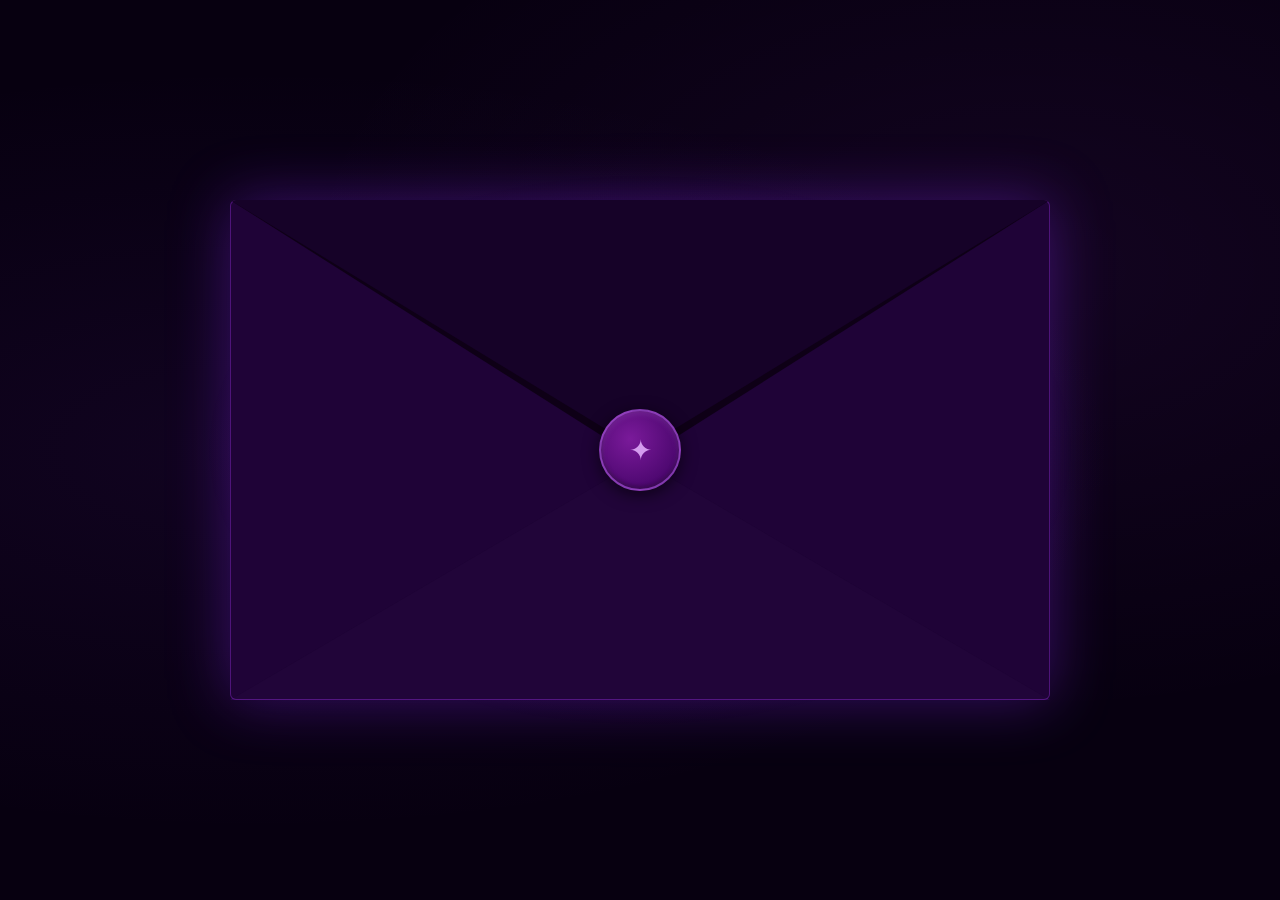
<file: frontend/index.html>
<!DOCTYPE html>
<html lang="vi">
<head>
  <meta charset="UTF-8" />
  <meta name="viewport" content="width=device-width, initial-scale=1.0" />
  <title>Falling Rain ♥</title>
  <link rel="preconnect" href="https://fonts.googleapis.com">
  <link rel="preconnect" href="https://fonts.gstatic.com" crossorigin>
  <link href="https://fonts.googleapis.com/css2?family=Montserrat:wght@900&display=swap" rel="stylesheet">
  <style>
    * { margin: 0; padding: 0; box-sizing: border-box; }

    html, body {
      width: 100%;
      height: 100vh;
      height: 100dvh;
      overflow: hidden;
      background: #000;
      font-family: monospace;
    }

    /* ===== RAIN ===== */
    #rain-wrap {
      position: fixed;
      inset: 0;
      background: #000;
    }

    #rc {
      display: block;
      width: 100%;
      height: 100%;
    }

    /* ===== PORTRAIT WARNING ===== */
    #portrait-msg {
      display: none;
      position: fixed;
      inset: 0;
      background: #000;
      color: #b06fff;
      flex-direction: column;
      align-items: center;
      justify-content: center;
      z-index: 99;
      font-size: 16px;
      text-align: center;
      gap: 20px;
      line-height: 1.6;
    }

    #portrait-msg .icon {
      font-size: 52px;
      animation: tilt 1.4s ease-in-out infinite alternate;
    }

    @keyframes tilt {
      from { transform: rotate(0deg); }
      to   { transform: rotate(90deg); }
    }

    @media (orientation: portrait) {
      #portrait-msg { display: flex; }
    }

    /* ===== COUNTDOWN ===== */
    #cd-overlay {
      position: fixed;
      inset: 0;
      z-index: 8;
      display: flex;
      align-items: center;
      justify-content: center;
      pointer-events: none;
      opacity: 0;
    }

    #cd-text {
      color: #fff;
      text-align: center;
      line-height: 1.15;
      text-shadow:
        0 0 12px rgba(210,120,255,0.6),
        0 0 30px rgba(180,60,255,0.35);
      white-space: pre-line;
    }

    #cd-text.num {
      font-family: 'Montserrat', sans-serif;
      font-weight: 900;
      font-size: clamp(80px, 20vw, 220px);
      letter-spacing: 2px;
    }

    #cd-text.word {
      font-family: 'Montserrat', sans-serif;
      font-weight: 900;
      font-size: clamp(30px, 8vw, 90px);
      letter-spacing: 14px;
    }

    #cd-text.name {
      font-family: 'Montserrat', sans-serif;
      font-weight: 900;
      font-size: clamp(52px, 14vw, 150px);
      letter-spacing: 16px;
    }

    @keyframes cd-flash {
      0%   { opacity: 0; transform: scale(2.2); filter: blur(8px); }
      18%  { opacity: 1; transform: scale(1);   filter: blur(0);   }
      72%  { opacity: 1; transform: scale(1);   filter: blur(0);   }
      100% { opacity: 0; transform: scale(0.7); filter: blur(4px); }
    }

    .cd-anim { animation: cd-flash 1s cubic-bezier(0.4,0,0.2,1) forwards; }

    /* ===== LETTER OVERLAY ===== */
    #letter-overlay {
      position: fixed;
      inset: 0;
      background: #070010;
      z-index: 10;
      display: flex;
      flex-direction: column;
      align-items: center;
      justify-content: center;
      font-family: Georgia, serif;
      transition: opacity 1.2s ease;
    }

    #letter-overlay::before {
      content: '';
      position: fixed;
      inset: 0;
      background:
        radial-gradient(ellipse at 20% 50%, rgba(120,40,200,0.09) 0%, transparent 60%),
        radial-gradient(ellipse at 80% 30%, rgba(180,60,255,0.07) 0%, transparent 50%);
      pointer-events: none;
    }

    #letter-overlay.fade-out {
      opacity: 0;
      pointer-events: none;
    }

    /* ===== ENVELOPE ===== */
    .scene {
      perspective: 1200px;
      width: min(92vw, 820px);
      animation: scene-enter 1.4s cubic-bezier(0.2,0.8,0.2,1) both;
    }

    @keyframes scene-enter {
      0%   { opacity: 0; transform: translateY(40px) scale(0.92); }
      100% { opacity: 1; transform: translateY(0)    scale(1);    }
    }

    .envelope {
      position: relative;
      width: 100%;
      height: min(62vh, 500px);
      animation: float 5s ease-in-out infinite;
      filter: drop-shadow(0 0 30px rgba(140,40,255,0.35));
      transition: filter 0.3s;
    }

    @keyframes float {
      0%, 100% { transform: translateY(0px);   }
      50%      { transform: translateY(-14px); }
    }

    /* Hào quang xung quanh phong bì */
    .envelope::before {
      content: '';
      position: absolute;
      inset: -30px;
      background: radial-gradient(ellipse at center, rgba(160,60,255,0.18) 0%, transparent 70%);
      z-index: 0;
      pointer-events: none;
      animation: aura 4s ease-in-out infinite;
    }

    @keyframes aura {
      0%, 100% { opacity: 0.6; transform: scale(1);    }
      50%      { opacity: 1;   transform: scale(1.08); }
    }

    /* Thân phong bì */
    .env-body {
      position: absolute;
      inset: 0;
      background: #0e0016;
      border: 1px solid rgba(180,60,255,0.38);
      border-radius: 6px;
      z-index: 2;
      animation: border-pulse 3s ease-in-out infinite;
    }

    @keyframes border-pulse {
      0%, 100% { border-color: rgba(160,50,255,0.35); box-shadow: inset 0 0 40px rgba(80,10,160,0.12); }
      50%      { border-color: rgba(210,110,255,0.7); box-shadow: inset 0 0 60px rgba(130,30,220,0.2);  }
    }

    /* Nếp gấp */
    .env-fold-left {
      position: absolute;
      inset: 0;
      background: rgba(80,15,150,0.25);
      clip-path: polygon(0 0, 0 100%, 50% 52%);
      z-index: 3;
      border-radius: 6px 0 0 6px;
    }

    .env-fold-right {
      position: absolute;
      inset: 0;
      background: rgba(80,15,150,0.25);
      clip-path: polygon(100% 0, 50% 52%, 100% 100%);
      z-index: 3;
      border-radius: 0 6px 6px 0;
    }

    .env-fold-bottom {
      position: absolute;
      inset: 0;
      background: rgba(100,25,180,0.22);
      clip-path: polygon(0 100%, 50% 52%, 100% 100%);
      z-index: 3;
    }

    /* Nắp phong bì */
    .env-flap {
      position: absolute;
      inset: 0;
      background: #160228;
      clip-path: polygon(0 0, 100% 0, 50% 50%);
      border-radius: 6px 6px 0 0;
      z-index: 4;
    }

    /* Dấu niêm phong */
    .seal {
      position: absolute;
      top: 50%; left: 50%;
      transform: translate(-50%, -50%);
      width: 82px;
      height: 82px;
      border-radius: 50%;
      background: radial-gradient(circle at 38% 36%, #7a1a9a, #3a005e);
      border: 2px solid rgba(200,120,255,0.45);
      box-shadow:
        0 4px 16px rgba(0,0,0,0.6),
        inset 0 2px 6px rgba(220,160,255,0.18),
        inset 0 -2px 4px rgba(0,0,0,0.4);
      z-index: 6;
      cursor: pointer;
      outline: none;
      display: flex;
      align-items: center;
      justify-content: center;
      color: rgba(230,180,255,0.85);
      font-size: 28px;
      font-family: Georgia, serif;
      animation: seal-glow 2.2s ease-in-out infinite;
      transition: transform 0.4s cubic-bezier(0.4,0,0.2,1),
                  opacity 0.4s ease;
    }

    @keyframes seal-glow {
      0%, 100% { box-shadow: 0 4px 16px rgba(0,0,0,0.6), inset 0 2px 6px rgba(220,160,255,0.18), 0 0 14px rgba(160,60,255,0.45); }
      50%      { box-shadow: 0 4px 16px rgba(0,0,0,0.6), inset 0 2px 6px rgba(220,160,255,0.18), 0 0 32px rgba(210,100,255,0.95); }
    }

    .seal.break {
      transform: translate(-50%, -50%) scale(0) rotate(60deg);
      opacity: 0;
      pointer-events: none;
    }

    /* Phong bì tan biến */
    @keyframes dissolve {
      0%   { opacity: 1; transform: scale(1)    translateY(0);    filter: blur(0px)  drop-shadow(0 0 30px rgba(160,60,255,0.4)); }
      40%  { opacity: 0.9; transform: scale(1.05) translateY(-8px);  filter: blur(2px)  drop-shadow(0 0 70px rgba(200,80,255,0.9)); }
      100% { opacity: 0; transform: scale(1.15) translateY(-20px); filter: blur(16px) drop-shadow(0 0 10px rgba(140,40,255,0));   }
    }

    .envelope.dissolve {
      animation: dissolve 0.95s cubic-bezier(0.4,0,0.2,1) forwards !important;
    }

    /* Hiệu ứng burst khi mở */
    .seal-burst {
      position: absolute;
      top: 50%; left: 50%;
      width: 0; height: 0;
      border-radius: 50%;
      pointer-events: none;
      z-index: 7;
      transform: translate(-50%, -50%);
      background: radial-gradient(circle, rgba(220,140,255,0.9) 0%, rgba(180,60,255,0.4) 40%, transparent 70%);
    }

    .seal-burst.active {
      animation: burst 0.7s ease-out forwards;
    }

    @keyframes burst {
      0%   { width: 0;     height: 0;     opacity: 1; }
      100% { width: 380px; height: 380px; opacity: 0; }
    }
  </style>
</head>
<body>

<div id="portrait-msg">
  <span class="icon">📱</span>
  <p>Xoay ngang điện thoại<br>để xem hiệu ứng đẹp hơn ♥</p>
</div>

<div id="rain-wrap">
  <canvas id="rc"></canvas>
</div>

<audio id="bg-music" src="/data/music_2.mp3" loop></audio>

<div id="cd-overlay">
  <span id="cd-text"></span>
</div>

<div id="letter-overlay">
  <div class="scene">
    <div class="envelope" id="env">
      <div class="env-body"></div>
      <div class="env-fold-left"></div>
      <div class="env-fold-right"></div>
      <div class="env-fold-bottom"></div>
      <div class="env-flap"></div>
      <button class="seal" id="seal">✦</button>
      <div class="seal-burst" id="burst"></div>
    </div>
  </div>
</div>

<script>
  if (screen.orientation && screen.orientation.lock) {
    screen.orientation.lock('landscape').catch(() => {});
  }

  // ===== Rain =====
  const canvas = document.getElementById('rc');
  const ctx    = canvas.getContext('2d');

  const FS    = 9;
  const TRAIL = 38;

  const SETS = {
    hearts: '♥♡❤♦✦✧❧✿❀◆▲●■',
  };

  const PALS = {
    purple: [180, 60, 255],
  };

  let cols, drops, speeds, lengths;
  const ck = 'purple', sk = 'hearts';

  let resizeTimer;
  function resize() {
    clearTimeout(resizeTimer);
    resizeTimer = setTimeout(() => {
      const vp = window.visualViewport;
      canvas.width  = vp ? vp.width  : window.innerWidth;
      canvas.height = vp ? vp.height : window.innerHeight;
      init();
    }, 100);
  }

  function init() {
    cols    = Math.floor(canvas.width / FS);
    drops   = Array.from({ length: cols }, () => -(Math.random() * TRAIL * 2 | 0));
    speeds  = Array.from({ length: cols }, () => 0.10 + Math.random() * 0.18);
    lengths = Array.from({ length: cols }, () => Math.floor(TRAIL * 0.5 + Math.random() * TRAIL * 0.7));
  }

  function randChar() {
    const s = SETS[sk];
    return s[Math.floor(Math.random() * s.length)];
  }

  function draw() {
    const [r, g, b] = PALS[ck];
    ctx.fillStyle = 'rgba(0,0,0,0.18)';
    ctx.fillRect(0, 0, canvas.width, canvas.height);
    ctx.font = `${FS}px monospace`;
    ctx.textBaseline = 'top';

    for (let i = 0; i < cols; i++) {
      const head = drops[i];
      const len  = lengths[i];

      for (let j = 0; j < len; j++) {
        const row = head - j;
        const y   = row * FS;
        if (y < -FS || y > canvas.height) continue;

        const t     = j / len;
        const alpha = Math.pow(1 - t, 1.6) * (j === 0 ? 1 : 0.85);

        if (j === 0) {
          ctx.fillStyle = `rgba(255,220,235,${alpha})`;
        } else if (j < 3) {
          ctx.fillStyle = `rgba(${Math.min(255,r+30)},${Math.min(255,g+60)},${Math.min(255,b+40)},${alpha})`;
        } else {
          ctx.fillStyle = `rgba(${r},${g},${b},${alpha * 0.9})`;
        }

        ctx.fillText(randChar(), i * FS, y);
      }

      drops[i] += speeds[i];

      if (drops[i] * FS > canvas.height + len * FS) {
        drops[i]   = -(Math.random() * TRAIL | 0);
        lengths[i] = Math.floor(TRAIL * 0.4 + Math.random() * TRAIL * 0.8);
      }
    }
  }

  function loop() {
    draw();
    requestAnimationFrame(loop);
  }

  resize();
  window.addEventListener('resize', resize);
  if (window.visualViewport) window.visualViewport.addEventListener('resize', resize);
  loop();

  // ===== Letter =====
  const env     = document.getElementById('env');
  const seal    = document.getElementById('seal');
  const overlay = document.getElementById('letter-overlay');
  const music   = document.getElementById('bg-music');

  seal.addEventListener('click', () => {
    // 1. Niêm phong vỡ ra + burst hiệu ứng
    seal.classList.add('break');
    document.getElementById('burst').classList.add('active');
    music.play().catch(() => {});

    // 2. Phong bì tan biến
    setTimeout(() => {
      env.classList.add('dissolve');
    }, 380);

    // 3. Overlay fade out sau khi dissolve xong → bắt đầu countdown
    setTimeout(() => {
      overlay.classList.add('fade-out');
      setTimeout(() => {
        overlay.style.display = 'none';
        startCountdown();
      }, 1200);
    }, 950);
  });

  // ===== Countdown =====
  function startCountdown() {
    const cdOverlay = document.getElementById('cd-overlay');
    const cdText    = document.getElementById('cd-text');

    const steps = [
      { text: '3',            cls: 'num',  dur: 950  },
      { text: '2',            cls: 'num',  dur: 950  },
      { text: '1',            cls: 'num',  dur: 950  },
      { text: 'HAPPY',        cls: 'word', dur: 1100 },
      { text: 'BIRTHDAY',     cls: 'word', dur: 1100 },
      { text: 'TO',           cls: 'word', dur: 1100 },
      { text: 'KÁ',           cls: 'name', dur: 2200 },
    ];

    cdOverlay.style.opacity = '1';
    let i = 0;

    function next() {
      if (i >= steps.length) {
        cdOverlay.style.transition = 'opacity 1s';
        cdOverlay.style.opacity = '0';
        setTimeout(() => {
          sessionStorage.setItem('musicTime', music.currentTime);
          window.location.href = '/stars';
        }, 1100);
        return;
      }
      const { text, cls, dur } = steps[i++];
      cdText.className = cls;
      cdText.textContent = text;
      // Restart animation bằng cách remove rồi add lại class
      cdText.classList.remove('cd-anim');
      void cdText.offsetWidth;
      cdText.classList.add('cd-anim');
      setTimeout(next, dur);
    }

    next();
  }
</script>

</body>
</html>
</file>
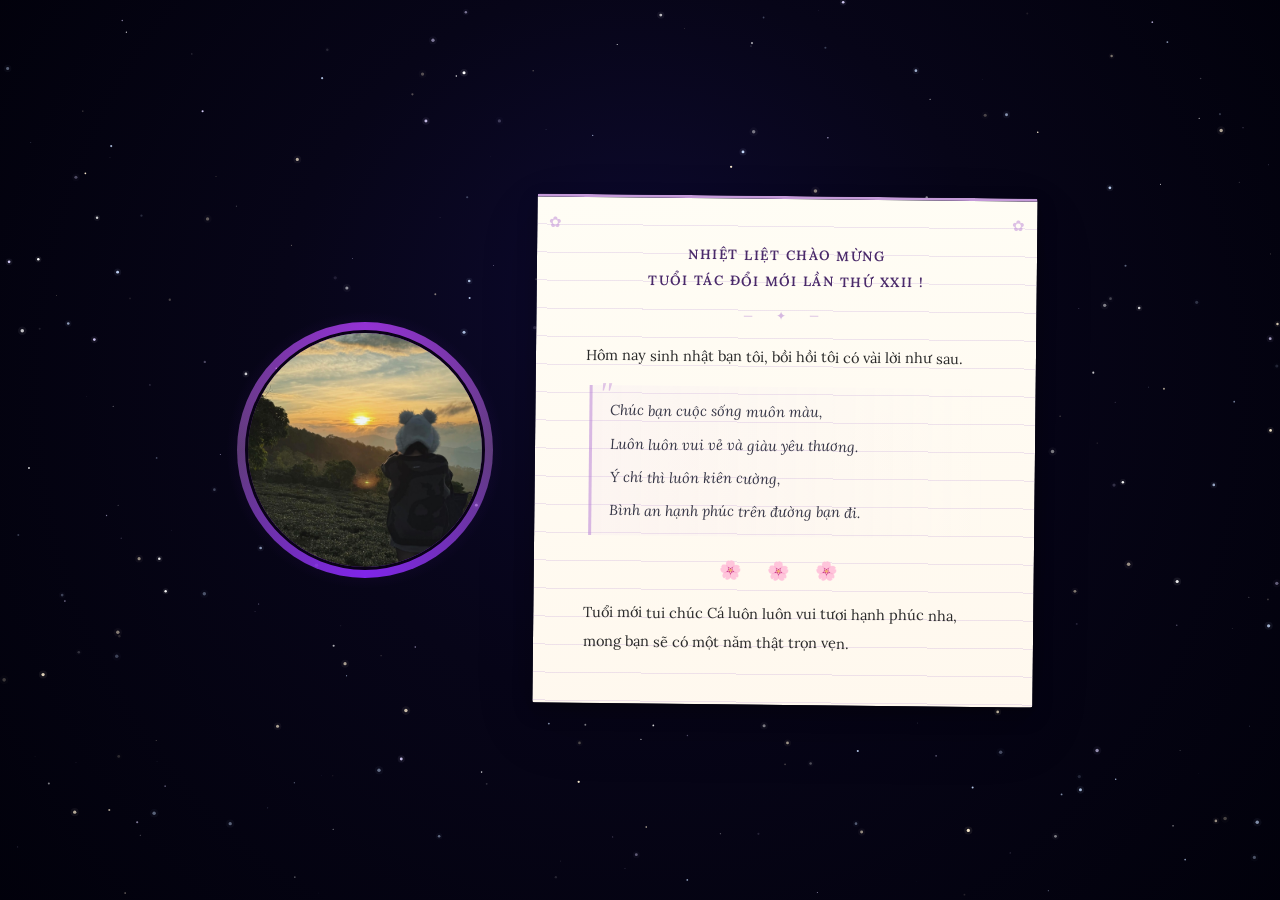
<file: frontend/stars.html>
<!DOCTYPE html>
<html lang="vi">
<head>
  <meta charset="UTF-8" />
  <meta name="viewport" content="width=device-width, initial-scale=1.0" />
  <title>Happy Birthday ✦</title>
  <link href="https://fonts.googleapis.com/css2?family=Dancing+Script:wght@700&family=Lora:ital,wght@0,400;0,600;1,400&family=Montserrat:wght@900&display=swap" rel="stylesheet">
  <style>
    * { margin: 0; padding: 0; box-sizing: border-box; }

    html, body {
      width: 100%; height: 100vh; height: 100dvh;
      overflow: hidden;
      background: #000;
    }

    canvas {
      position: fixed;
      inset: 0;
      display: block;
    }

    body {
      animation: fadein 1.4s ease forwards;
    }

    @keyframes fadein {
      from { opacity: 0; }
      to   { opacity: 1; }
    }

    /* ===== STICKER ===== */
    #sticker-wrap {
      position: fixed;
      inset: 0;
      z-index: 10;
      display: flex;
      align-items: center;
      justify-content: center;
      pointer-events: none;
    }

    #sticker {
      max-width: min(60vw, 420px);
      max-height: min(60vh, 420px);
      opacity: 0;
      filter: drop-shadow(0 0 30px rgba(180,120,255,0.5));
      animation: sticker-show 4.5s cubic-bezier(0.34,1.56,0.64,1) forwards;
    }

    @keyframes sticker-show {
      0%   { opacity: 0; transform: scale(0.4) rotate(-8deg); }
      12%  { opacity: 1; transform: scale(1.15) rotate(4deg); }
      22%  { opacity: 1; transform: scale(1)    rotate(0deg); }
      75%  { opacity: 1; transform: scale(1)    rotate(0deg); }
      100% { opacity: 0; transform: scale(1.2)  rotate(2deg); }
    }

    /* ===== AVATAR + LETTER ===== */
    #content-wrap {
      position: fixed;
      inset: 0;
      z-index: 9;
      display: flex;
      align-items: center;
      justify-content: center;
      gap: clamp(20px, 4vw, 50px);
      padding: clamp(20px, 4vw, 50px);
      opacity: 0;
      animation: fadein-content 1.2s ease 4.6s forwards;
    }

    @keyframes fadein-content {
      from { opacity: 0; transform: translateY(20px); }
      to   { opacity: 1; transform: translateY(0); }
    }

    /* Tilt nhẹ cho bức thư */
    #letter-frame {
      transform: rotate(0.6deg);
      transition: transform 0.4s ease;
    }

    #letter-frame:hover {
      transform: rotate(0deg) scale(1.01);
    }

    /* Avatar tròn */
    #avatar-frame {
      position: relative;
      flex-shrink: 0;
      width: clamp(120px, 22vw, 240px);
      height: clamp(120px, 22vw, 240px);
      border-radius: 50%;
      animation: avatar-float 5s ease-in-out infinite;
    }

    @keyframes avatar-float {
      0%, 100% { transform: translateY(0); }
      50%       { transform: translateY(-10px); }
    }

    /* Vành sáng xoay quanh avatar */
    #avatar-frame::before {
      content: '';
      position: absolute;
      inset: -8px;
      border-radius: 50%;
      background: conic-gradient(
        from 0deg,
        rgba(180,60,255,0.8),
        rgba(220,140,255,0.4),
        rgba(140,40,255,0.9),
        rgba(220,140,255,0.4),
        rgba(180,60,255,0.8)
      );
      animation: ring-spin 6s linear infinite;
      z-index: 0;
    }

    /* Glow nhẹ ở ngoài cùng */
    #avatar-frame::after {
      content: '';
      position: absolute;
      inset: -20px;
      border-radius: 50%;
      background: radial-gradient(circle, rgba(140,40,255,0.25) 30%, transparent 70%);
      z-index: -1;
      animation: glow-pulse 3s ease-in-out infinite;
    }

    @keyframes ring-spin {
      from { transform: rotate(0deg);   }
      to   { transform: rotate(360deg); }
    }

    @keyframes glow-pulse {
      0%, 100% { opacity: 0.6; }
      50%       { opacity: 1;   }
    }

    .avatar-inner {
      position: relative;
      width: 100%;
      height: 100%;
      border-radius: 50%;
      border: 3px solid #0a0218;
      overflow: hidden;
      z-index: 1;
      box-shadow: inset 0 0 12px rgba(0,0,0,0.4);
    }

    .avatar-inner img {
      width: 100%;
      height: 100%;
      object-fit: cover;
    }

    /* Khung thư */
    #letter-frame {
      position: relative;
      background:
        repeating-linear-gradient(
          transparent,
          transparent 27px,
          rgba(180,140,210,0.22) 27px,
          rgba(180,140,210,0.22) 28px
        ),
        linear-gradient(175deg, #fffdf5 0%, #fff8ee 100%);
      border-top: 3px solid #c49ad8;
      border-radius: 2px;
      padding: clamp(26px, 3.5vw, 44px) clamp(28px, 4vw, 50px) clamp(22px, 3vw, 38px);
      color: #2a2a2a;
      font-family: 'Lora', serif;
      font-size: clamp(12.5px, 1.4vw, 14.5px);
      line-height: 2;
      max-width: clamp(280px, 46vw, 500px);
      max-height: 74vh;
      overflow-y: auto;
      box-shadow:
        0 2px 0 rgba(0,0,0,0.06),
        0 8px 20px rgba(0,0,0,0.22),
        0 24px 60px rgba(0,0,0,0.14),
        4px 4px 0 rgba(0,0,0,0.03),
        8px 8px 0 rgba(0,0,0,0.015);
    }

    /* Trang trí góc */
    #letter-frame::before { content: '✿'; position: absolute; top: 10px; left: 12px;  font-size: 15px; color: rgba(180,120,210,0.45); }
    #letter-frame::after  { content: '✿'; position: absolute; top: 10px; right: 12px; font-size: 15px; color: rgba(180,120,210,0.45); }

    #letter-frame h2 {
      font-family: 'Dancing Script', cursive;
      font-size: clamp(20px, 2.6vw, 28px);
      color: #7a3fa0;
      text-align: center;
      font-weight: 700;
      margin-bottom: 4px;
      letter-spacing: 0.5px;
    }

    .letter-title {
      text-align: center;
      font-family: 'Lora', serif;
      font-weight: 600;
      font-size: clamp(11px, 1.3vw, 13.5px);
      color: #4a2a6a;
      letter-spacing: 1.5px;
      line-height: 1.9;
      margin-bottom: 4px;
    }

    .letter-divider {
      text-align: center;
      color: rgba(180,130,210,0.55);
      font-size: 12px;
      letter-spacing: 10px;
      margin: 10px 0 14px;
    }

    #letter-frame p { margin-bottom: 10px; }

    .poem {
      position: relative;
      font-style: italic;
      border-left: 3px solid rgba(185,130,215,0.55);
      padding: 8px 16px 8px 18px;
      margin: 16px 4px;
      line-height: 2.3;
      color: #383848;
      background: linear-gradient(90deg, rgba(220,180,240,0.08) 0%, transparent 100%);
    }

    .poem::before {
      content: '"';
      position: absolute;
      top: -8px;
      left: 6px;
      font-family: Georgia, serif;
      font-size: 32px;
      color: rgba(180,120,210,0.4);
      line-height: 1;
    }

    .flowers {
      text-align: center;
      font-size: 1.25em;
      letter-spacing: 10px;
      margin: 14px 0;
      opacity: 0.85;
    }

    #letter-frame .sign {
      margin-top: 20px;
      text-align: right;
      font-family: 'Dancing Script', cursive;
      font-size: clamp(15px, 1.9vw, 20px);
      color: #7a3fa0;
      font-weight: 700;
    }

    /* Scrollbar */
    #letter-frame::-webkit-scrollbar { width: 4px; }
    #letter-frame::-webkit-scrollbar-track { background: transparent; }
    #letter-frame::-webkit-scrollbar-thumb { background: rgba(180,130,210,0.35); border-radius: 4px; }
  </style>
</head>
<body>
<canvas id="c"></canvas>

<div id="sticker-wrap">
  <img id="sticker" src="/data/sticker.gif" alt="" />
</div>

<div id="content-wrap">
  <div id="avatar-frame">
    <div class="avatar-inner">
      <img src="/data/avatar.jpg" alt="avatar" />
    </div>
  </div>
  <div id="letter-frame">
    <p class="letter-title">NHIỆT LIỆT CHÀO MỪNG<br>TUỔI TÁC ĐỔI MỚI LẦN THỨ XXII !</p>
    <div class="letter-divider">— ✦ —</div>
    <p>Hôm nay sinh nhật bạn tôi, bồi hồi tôi có vài lời như sau.</p>
    <div class="poem">
      Chúc bạn cuộc sống muôn màu,<br>
      Luôn luôn vui vẻ và giàu yêu thương.<br>
      Ý chí thì luôn kiên cường,<br>
      Bình an hạnh phúc trên đường bạn đi.
    </div>
    <p class="flowers">🌸 🌸 🌸</p>
    <p>Tuổi mới tui chúc Cá luôn luôn vui tươi hạnh phúc nha, mong bạn sẽ có một năm thật trọn vẹn.</p>
  </div>
</div>

<script>
  const canvas = document.getElementById('c');
  const ctx    = canvas.getContext('2d');

  // ── Resize ──────────────────────────────────────────────
  function resize() {
    canvas.width  = window.innerWidth;
    canvas.height = window.innerHeight;
    buildGradient();
  }

  let gradient;
  function buildGradient() {
    gradient = ctx.createRadialGradient(
      canvas.width * 0.5, canvas.height * 0.3, 0,
      canvas.width * 0.5, canvas.height * 0.5, canvas.height
    );
    gradient.addColorStop(0,   '#0d0a2e');
    gradient.addColorStop(0.4, '#070518');
    gradient.addColorStop(1,   '#000008');
  }

  // ── Stars ────────────────────────────────────────────────
  const STAR_COUNT = 320;
  let stars = [];

  function initStars() {
    stars = Array.from({ length: STAR_COUNT }, () => ({
      x:     Math.random() * canvas.width,
      y:     Math.random() * canvas.height,
      r:     Math.random() * 1.6 + 0.2,
      alpha: Math.random(),
      speed: Math.random() * 0.006 + 0.002,
      dir:   Math.random() > 0.5 ? 1 : -1,
      color: randomStarColor(),
    }));
  }

  function randomStarColor() {
    const palette = [
      [255,255,255],
      [220,210,255],
      [200,220,255],
      [255,240,210],
    ];
    return palette[Math.floor(Math.random() * palette.length)];
  }

  // ── Shooting stars ────────────────────────────────────────
  let shooters = [];

  function spawnShooter() {
    shooters.push({
      x:    Math.random() * canvas.width * 0.8,
      y:    Math.random() * canvas.height * 0.4,
      len:  Math.random() * 120 + 60,
      spd:  Math.random() * 10 + 8,
      alpha: 1,
      tail:  0,
    });
  }

  setInterval(spawnShooter, 3200);

  // ── Draw ─────────────────────────────────────────────────
  function draw() {
    // Sky gradient
    ctx.fillStyle = gradient;
    ctx.fillRect(0, 0, canvas.width, canvas.height);

    // Twinkling stars
    for (const s of stars) {
      s.alpha += s.speed * s.dir;
      if (s.alpha >= 1)   { s.alpha = 1;   s.dir = -1; }
      if (s.alpha <= 0.1) { s.alpha = 0.1; s.dir =  1; }

      const [r,g,b] = s.color;
      ctx.beginPath();
      ctx.arc(s.x, s.y, s.r, 0, Math.PI * 2);
      ctx.fillStyle = `rgba(${r},${g},${b},${s.alpha})`;
      ctx.fill();

      // Glow cho sao lớn
      if (s.r > 1.2) {
        ctx.beginPath();
        ctx.arc(s.x, s.y, s.r * 2.5, 0, Math.PI * 2);
        ctx.fillStyle = `rgba(${r},${g},${b},${s.alpha * 0.08})`;
        ctx.fill();
      }
    }

    // Shooting stars
    shooters = shooters.filter(sh => sh.alpha > 0);
    for (const sh of shooters) {
      sh.tail += sh.spd;
      sh.alpha -= 0.018;

      const grad = ctx.createLinearGradient(
        sh.x + sh.tail - sh.len, sh.y + sh.tail - sh.len,
        sh.x + sh.tail,          sh.y + sh.tail
      );
      grad.addColorStop(0, `rgba(255,255,255,0)`);
      grad.addColorStop(1, `rgba(255,255,255,${sh.alpha})`);

      ctx.beginPath();
      ctx.moveTo(sh.x + sh.tail - sh.len, sh.y + sh.tail - sh.len);
      ctx.lineTo(sh.x + sh.tail,          sh.y + sh.tail);
      ctx.strokeStyle = grad;
      ctx.lineWidth = 1.5;
      ctx.stroke();
    }

    requestAnimationFrame(draw);
  }

  resize();
  initStars();
  window.addEventListener('resize', () => { resize(); initStars(); });
  draw();

  // Tiếp tục nhạc từ vị trí đã lưu
  const music = new Audio('/data/music_2.mp3');
  music.loop = true;
  const savedTime = parseFloat(sessionStorage.getItem('musicTime') || '0');
  music.currentTime = savedTime;
  music.play().catch(() => {});
</script>
</body>
</html>
</file>
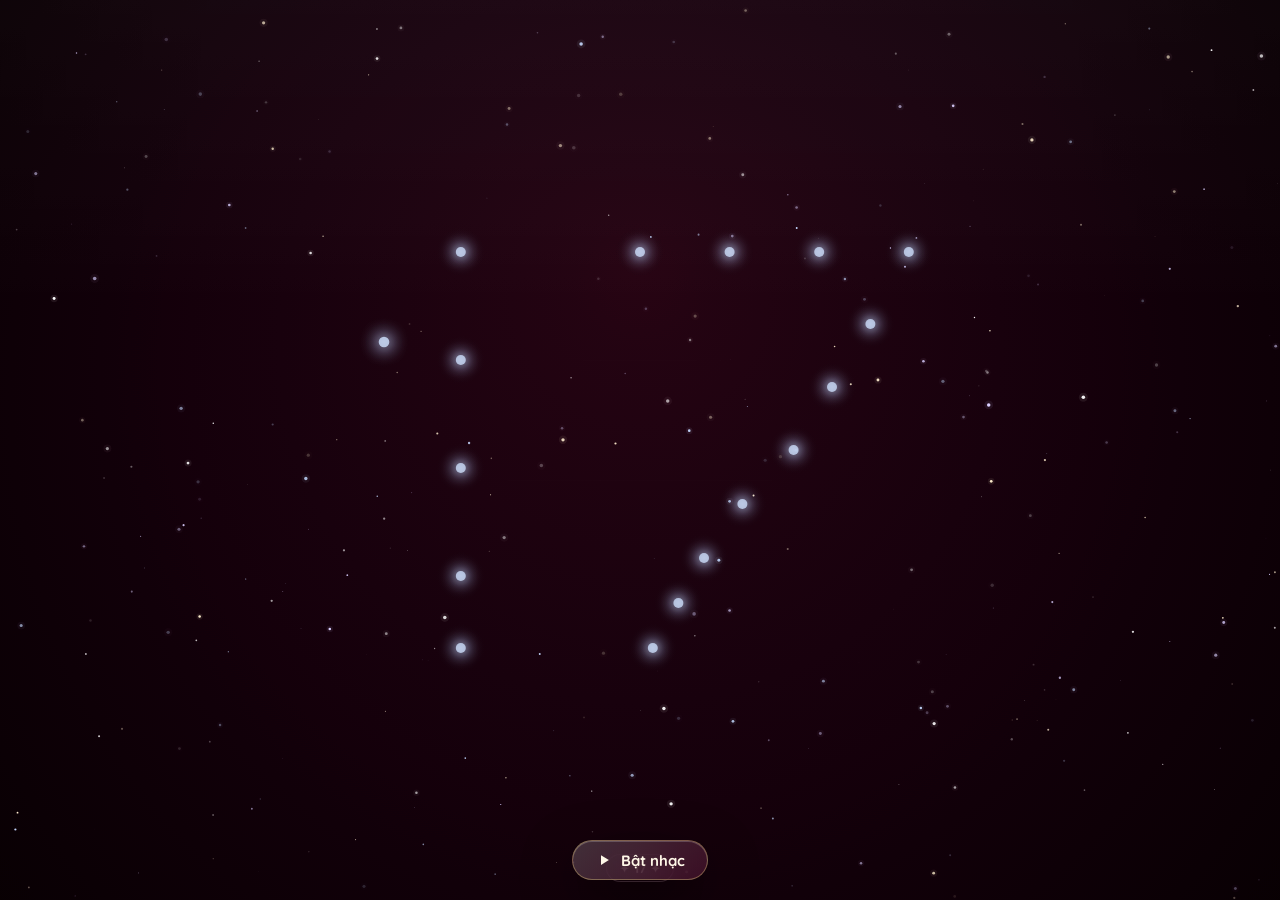
<file: public/stars.html>
﻿<!DOCTYPE html>
<html lang="vi">
<head>
  <meta charset="UTF-8" />
  <meta name="viewport" content="width=device-width, initial-scale=1.0" />
  <title>Happy Birthday ✦</title>
  <link href="https://fonts.googleapis.com/css2?family=Caveat:wght@500;600;700&family=Cormorant+Garamond:ital,wght@0,400;0,500;0,600;1,400;1,500&family=Great+Vibes&family=Montserrat:wght@900&family=Quicksand:wght@500;600;700&display=swap" rel="stylesheet">
  <style>
    * { margin: 0; padding: 0; box-sizing: border-box; }

    html, body {
      width: 100%; height: 100vh; height: 100dvh;
      overflow: hidden; background: #110008;
    }

    canvas { position: fixed; inset: 0; display: block; }

    body { animation: fadein 1.4s ease forwards; }
    @keyframes fadein { from { opacity: 0; } to { opacity: 1; } }

    /* ===== STAR CANVAS (z=0) / TREE CANVAS (z=1) ===== */
    #tree-canvas {
      z-index: 1;
      opacity: 0;
      transition: opacity 0.7s ease;
      pointer-events: none;
    }

    /* ===== CONSTELLATION SOLVE FLASH ===== */
    #constellation-flash {
      position: fixed; inset: 0;
      z-index: 6;
      pointer-events: none;
      opacity: 0;
      background: radial-gradient(circle at 50% 50%,
        rgba(255,240,150,0.62) 0%,
        rgba(255,200,80,0.30)  20%,
        rgba(255,160,40,0.10)  45%,
        transparent 70%);
      mix-blend-mode: screen;
    }
    #constellation-flash.burst {
      animation: cf-burst 1.3s ease-out forwards;
    }
    @keyframes cf-burst {
      0%   { opacity: 0;    transform: scale(0.55); }
      18%  { opacity: 1;    transform: scale(1); }
      55%  { opacity: 0.85; transform: scale(1.08); }
      100% { opacity: 0;    transform: scale(1.45); }
    }

    /* Constellation burst spark particles */
    .cb-spark {
      position: fixed;
      border-radius: 50%;
      pointer-events: none;
      z-index: 10;
      transform: translate(-50%, -50%);
      box-shadow: 0 0 8px currentColor, 0 0 14px currentColor;
      animation: cb-spark-burst 1.5s cubic-bezier(0.22, 1, 0.36, 1) forwards;
    }
    @keyframes cb-spark-burst {
      0%   { opacity: 1; transform: translate(-50%,-50%) translate(0,0) scale(1); }
      60%  { opacity: 1; }
      100% { opacity: 0; transform: translate(-50%,-50%) translate(var(--tx),var(--ty)) scale(0.2); }
    }

    /* ===== WATERING + PETAL ENVELOPE ===== */
    #watering-stage,
    #envelope-stage {
      position: fixed; inset: 0; z-index: 8;
      pointer-events: none;
      opacity: 0;
      transition: opacity 0.55s ease;
    }
    #watering-stage.visible,
    #envelope-stage.visible {
      opacity: 1;
      pointer-events: auto;
    }
    #watering-stage.hide,
    #envelope-stage.hide {
      opacity: 0;
      pointer-events: none;
      transition: opacity 0.38s ease;
    }
    #watering-can {
      position: absolute;
      left: var(--water-x, 50vw);
      top: var(--water-y, 72vh);
      width: clamp(86px, 10vw, 138px);
      border: 0;
      padding: 0;
      background: transparent;
      cursor: pointer;
      transform: translate(-50%, -100%) rotate(-8deg) scale(0.72);
      opacity: 0;
      filter:
        drop-shadow(0 18px 32px rgba(0,0,0,0.34))
        drop-shadow(0 0 24px rgba(253,230,138,0.24));
      -webkit-tap-highlight-color: transparent;
      animation: watering-can-enter 0.9s cubic-bezier(0.22,1,0.36,1) 0.1s forwards;
    }
    #watering-stage.visible:not(.watered) #watering-can {
      animation:
        watering-can-enter 0.9s cubic-bezier(0.22,1,0.36,1) 0.1s forwards,
        watering-can-bob 2s ease-in-out 1s infinite;
    }
    #watering-can img {
      display: block;
      width: 100%;
      height: auto;
      user-select: none;
      -webkit-user-drag: none;
    }
    #watering-can::before {
      content: '';
      position: absolute;
      left: 50%; bottom: -24%;
      width: 90%; height: 34%;
      transform: translateX(-50%);
      border-radius: 50%;
      background: radial-gradient(ellipse at center, rgba(253,230,138,0.28), rgba(236,72,153,0.12) 52%, transparent 76%);
      filter: blur(10px);
    }
    #watering-can::after {
      content: '';
      position: absolute;
      right: 88%;
      top: 58%;
      width: 74px;
      height: 74px;
      opacity: 0;
      transform: rotate(18deg);
      background:
        radial-gradient(circle at 12% 8%, rgba(180,225,255,0.90) 0 2px, transparent 3px),
        radial-gradient(circle at 34% 26%, rgba(180,225,255,0.82) 0 2px, transparent 3px),
        radial-gradient(circle at 58% 42%, rgba(180,225,255,0.76) 0 2px, transparent 3px),
        radial-gradient(circle at 82% 58%, rgba(180,225,255,0.72) 0 2px, transparent 3px);
      filter: drop-shadow(0 0 8px rgba(120,200,255,0.52));
      pointer-events: none;
    }
    #watering-stage.watered #watering-can {
      animation: watering-pour 1.1s cubic-bezier(0.2,0.8,0.22,1) forwards;
    }
    #watering-stage.watered #watering-can::after {
      animation: water-drops 1.05s ease-out forwards;
    }
    @keyframes watering-can-enter {
      from { opacity: 0; transform: translate(-50%, -120%) rotate(-16deg) scale(0.48); }
      to   { opacity: 1; transform: translate(-50%, -100%) rotate(-8deg) scale(1); }
    }
    @keyframes watering-can-bob {
      0%, 100% { transform: translate(-50%, -100%) rotate(-8deg) scale(1); }
      50%      { transform: translate(-50%, -106%) rotate(-5deg) scale(1.04); }
    }
    @keyframes watering-pour {
      0%   { opacity: 1; transform: translate(-50%, -100%) rotate(-8deg) scale(1); }
      28%  { opacity: 1; transform: translate(-60%, -94%) rotate(-32deg) scale(1.05); }
      72%  { opacity: 1; transform: translate(-60%, -94%) rotate(-32deg) scale(1.05); }
      100% { opacity: 0; transform: translate(-70%, -128%) rotate(-18deg) scale(0.82); }
    }
    @keyframes water-drops {
      0%   { opacity: 0; transform: rotate(18deg) translateY(-8px); }
      18%  { opacity: 1; }
      100% { opacity: 0; transform: rotate(18deg) translate(-26px, 70px); }
    }
    #envelope-stage {
      display: grid;
      place-items: center;
      perspective: 900px;
    }
    #petal-envelope {
      position: relative;
      width: clamp(190px, 22vw, 315px);
      aspect-ratio: 1.46;
      border: 0;
      padding: 0;
      background: transparent;
      cursor: pointer;
      opacity: 0;
      transform: translateY(24px) scale(0.7) rotate(-2deg);
      filter:
        drop-shadow(0 24px 42px rgba(0,0,0,0.34))
        drop-shadow(0 0 34px rgba(236,72,153,0.34));
      animation: envelope-enter 0.95s cubic-bezier(0.22,1,0.36,1) 0.08s forwards;
      -webkit-tap-highlight-color: transparent;
    }
    #petal-envelope:focus-visible {
      outline: 3px solid rgba(253,230,138,0.86);
      outline-offset: 10px;
      border-radius: 18px;
    }
    #envelope-stage.visible:not(.opened) #petal-envelope {
      animation:
        envelope-enter 0.95s cubic-bezier(0.22,1,0.36,1) 0.08s forwards,
        envelope-breathe 2.25s ease-in-out 1s infinite;
    }
    #petal-envelope::before {
      content: '';
      position: absolute;
      inset: -18%;
      border-radius: 50%;
      background: radial-gradient(circle, rgba(253,230,138,0.20), rgba(244,114,182,0.13) 42%, transparent 68%);
      filter: blur(12px);
      opacity: 0.9;
    }
    .env-petals,
    .env-back,
    .env-paper,
    .env-front,
    .env-flap {
      position: absolute;
      pointer-events: none;
    }
    .env-petals {
      inset: -12%;
      opacity: 0.92;
      background:
        radial-gradient(ellipse at 16% 48%, rgba(255,160,205,0.92) 0 5px, transparent 7px),
        radial-gradient(ellipse at 28% 24%, rgba(255,215,232,0.88) 0 4px, transparent 6px),
        radial-gradient(ellipse at 44% 13%, rgba(255,135,190,0.88) 0 5px, transparent 7px),
        radial-gradient(ellipse at 62% 22%, rgba(255,205,224,0.92) 0 4px, transparent 6px),
        radial-gradient(ellipse at 82% 48%, rgba(255,145,198,0.88) 0 5px, transparent 7px),
        radial-gradient(ellipse at 72% 75%, rgba(255,220,235,0.80) 0 4px, transparent 6px),
        radial-gradient(ellipse at 35% 82%, rgba(255,150,200,0.82) 0 4px, transparent 6px);
      animation: envelope-petals 3.6s ease-in-out infinite;
    }
    .env-back {
      left: 4%;
      right: 4%;
      bottom: 8%;
      height: 68%;
      border-radius: 14px 14px 18px 18px;
      background: linear-gradient(155deg, #ffc4d8 0%, #f472b6 52%, #be185d 100%);
      box-shadow:
        inset 0 1px 0 rgba(255,255,255,0.45),
        inset 0 -18px 30px rgba(131,24,67,0.28);
    }
    .env-paper {
      left: 15%;
      right: 15%;
      top: 18%;
      height: 58%;
      border-radius: 8px 8px 5px 5px;
      background:
        repeating-linear-gradient(0deg, transparent, transparent 20px, rgba(190,24,93,0.08) 21px),
        linear-gradient(180deg, #fff8fb, #ffe5ef);
      transform: translateY(30%);
      opacity: 0;
      transition: transform 0.86s cubic-bezier(0.18,0.9,0.22,1), opacity 0.4s ease;
      box-shadow: 0 10px 22px rgba(76,5,32,0.18);
    }
    .env-paper::before {
      content: '';
      position: absolute;
      left: 20%;
      right: 20%;
      top: 22%;
      height: 3px;
      border-radius: 999px;
      background: linear-gradient(90deg, transparent, rgba(236,72,153,0.42), transparent);
    }
    .env-front {
      left: 4%;
      right: 4%;
      bottom: 8%;
      height: 58%;
      border-radius: 0 0 18px 18px;
      background:
        linear-gradient(142deg, transparent 0 49%, rgba(255,255,255,0.22) 50%, transparent 51%),
        linear-gradient(218deg, transparent 0 49%, rgba(76,5,32,0.14) 50%, transparent 51%),
        linear-gradient(180deg, #ff9fc4 0%, #ec4899 62%, #be185d 100%);
      clip-path: polygon(0 0, 50% 56%, 100% 0, 100% 100%, 0 100%);
      box-shadow: inset 0 1px 0 rgba(255,255,255,0.26);
    }
    .env-flap {
      left: 4%;
      right: 4%;
      top: 24%;
      height: 45%;
      transform-origin: 50% 0%;
      transform: rotateX(0deg);
      border-radius: 14px 14px 4px 4px;
      background: linear-gradient(180deg, #ffd1de 0%, #fb7185 60%, #db2777 100%);
      clip-path: polygon(0 0, 100% 0, 50% 100%);
      transition: transform 0.78s cubic-bezier(0.18,0.9,0.22,1), filter 0.78s ease;
      z-index: 3;
      filter: drop-shadow(0 7px 10px rgba(76,5,32,0.20));
    }
    #envelope-stage.opened #petal-envelope {
      animation: envelope-open-pop 0.95s cubic-bezier(0.18,0.9,0.22,1) forwards;
    }
    #envelope-stage.opened .env-flap {
      transform: rotateX(164deg);
      filter: drop-shadow(0 -5px 10px rgba(76,5,32,0.16));
    }
    #envelope-stage.opened .env-paper {
      opacity: 1;
      transform: translateY(-38%) scale(1.04);
    }
    @keyframes envelope-enter {
      from { opacity: 0; transform: translateY(30px) scale(0.48) rotate(-8deg); }
      to   { opacity: 1; transform: translateY(0) scale(1) rotate(-2deg); }
    }
    @keyframes envelope-breathe {
      0%, 100% { transform: translateY(0) scale(1) rotate(-2deg); }
      50%      { transform: translateY(-5px) scale(1.04) rotate(2deg); }
    }
    @keyframes envelope-petals {
      0%, 100% { transform: translateY(0) rotate(0deg); opacity: 0.75; }
      50% { transform: translateY(-6px) rotate(2deg); opacity: 1; }
    }
    @keyframes envelope-open-pop {
      0% { opacity: 1; transform: translateY(0) scale(1) rotate(-2deg); }
      52% { opacity: 1; transform: translateY(-7px) scale(1.055) rotate(0deg); }
      100% { opacity: 0; transform: translateY(14px) scale(0.9) rotate(1deg); }
    }
    #letter-flash {
      position: fixed; inset: 0;
      z-index: 20;
      pointer-events: none;
      background: rgba(255,245,220,0.92);
      opacity: 0;
    }
    #letter-flash.burst {
      animation: letter-screen-flash 0.82s ease-out forwards;
    }
    @keyframes letter-screen-flash {
      0%   { opacity: 0; }
      20%  { opacity: 0.92; }
      100% { opacity: 0; }
    }

    /* ===== CONTENT WRAP ===== */
    #content-wrap {
      position: fixed; inset: 0; z-index: 9;
      display: flex; align-items: center; justify-content: center;
      gap: clamp(20px, 4vw, 50px);
      padding: clamp(20px, 4vw, 50px);
      opacity: 0;
      pointer-events: none;   /* pass clicks through to canvas for puzzle */
    }
    #letter-frame, #avatar-frame { pointer-events: auto; }
    #content-wrap:not(.visible) #letter-frame,
    #content-wrap:not(.visible) #avatar-frame {
      pointer-events: none;
    }
    #content-wrap.visible { animation: fadein-content 1.2s ease forwards; }
    @keyframes fadein-content {
      from { opacity: 0; transform: translateY(20px); }
      to   { opacity: 1; transform: translateY(0); }
    }
    #content-wrap.from-envelope {
      animation: fadein-content 0.65s ease forwards;
    }
    #content-wrap.from-envelope #letter-frame {
      transform-origin: 50% 50%;
      animation: letter-from-envelope 1.18s cubic-bezier(0.18,0.9,0.22,1) forwards;
    }
    #content-wrap.from-envelope #avatar-frame {
      opacity: 0;
      animation: avatar-envelope-in 0.8s ease 0.6s forwards, avatar-float 5s ease-in-out 1.4s infinite;
    }
    @keyframes avatar-envelope-in {
      from { opacity: 0; }
      to   { opacity: 1; }
    }
    @keyframes letter-from-envelope {
      0% {
        opacity: 0;
        transform: translateX(-9vw) translateY(12vh) scale(0.20) rotate(-5deg);
        filter: blur(3px) brightness(1.35);
      }
      52% {
        opacity: 1;
        transform: translateX(0) translateY(-1.5vh) scale(1.035) rotate(0.6deg);
        filter: blur(0);
      }
      100% {
        opacity: 1;
        transform: rotate(0.5deg);
        filter: blur(0);
      }
    }

    /* ===== AVATAR ===== */
    #avatar-frame {
      position: relative; flex-shrink: 0;
      width: clamp(120px, 22vw, 240px); height: clamp(120px, 22vw, 240px);
      border-radius: 50%;
      animation: avatar-float 5s ease-in-out infinite;
      cursor: pointer; user-select: none;
      filter: drop-shadow(0 18px 34px rgba(0,0,0,0.28));
    }
    @keyframes avatar-float {
      0%, 100% { transform: translateY(0); }
      50%       { transform: translateY(-10px); }
    }
    #avatar-frame::before {
      content: ''; position: absolute; inset: -10px; border-radius: 50%;
      background: conic-gradient(from 0deg,
        #fde68a, #ffb4d8, #ec4899, #fbcfe8, #f472b6,
        #fde68a, #ffb4d8, #ec4899, #fde68a);
      animation: ring-spin 6s linear infinite; z-index: 0;
      filter: blur(0.5px) drop-shadow(0 0 10px rgba(255,180,200,0.5));
    }
    #avatar-frame::after {
      content: ''; position: absolute; inset: -24px; border-radius: 50%;
      background: radial-gradient(circle,
        rgba(245,158,11,0.18) 28%,
        rgba(236,72,153,0.16) 55%,
        transparent 78%);
      z-index: -1; animation: glow-pulse 3.5s ease-in-out infinite;
    }
    @keyframes ring-spin { from { transform: rotate(0deg); } to { transform: rotate(360deg); } }
    @keyframes glow-pulse { 0%, 100% { opacity: 0.6; } 50% { opacity: 1; } }

    .avatar-inner {
      position: relative; width: 100%; height: 100%;
      border-radius: 50%; border: 3px solid #1a0410;
      overflow: hidden; z-index: 1;
      box-shadow:
        inset 0 0 12px rgba(0,0,0,0.4),
        inset 0 -18px 26px rgba(74,12,42,0.18);
    }
    .avatar-inner img {
      width: 100%; height: 100%; object-fit: cover;
      transform: scale(1.015);
      transition: transform 0.45s ease, filter 0.45s ease;
    }
    #avatar-frame:hover .avatar-inner img {
      transform: scale(1.07);
      filter: saturate(1.08) brightness(1.03);
    }
    .avatar-hat {
      position: absolute;
      z-index: 3;
      width: clamp(58px, 7.8vw, 104px);
      left: 75%;
      top: clamp(-78px, -5.5vw, -48px);
      transform: translateX(-50%) rotate(41deg);
      transform-origin: 52% 88%;
      pointer-events: none;
      filter:
        drop-shadow(0 10px 18px rgba(0,0,0,0.28))
        drop-shadow(0 0 18px rgba(253,230,138,0.26));
      animation: hat-bob 5s ease-in-out infinite;
    }
    @keyframes hat-bob {
      0%, 100% { transform: translateX(-50%) rotate(22deg) translateY(0); }
      50%      { transform: translateX(-50%) rotate(25deg) translateY(-3px); }
    }

    /* Avatar spark */
    .av-spark {
      position: fixed; width: 7px; height: 7px; border-radius: 50%;
      pointer-events: none; z-index: 20;
      animation: spark-burst var(--dur, 0.7s) ease-out forwards;
    }
    @keyframes spark-burst {
      0%   { transform: translate(0,0) scale(1.2); opacity: 1; }
      100% { transform: translate(var(--tx), var(--ty)) scale(0); opacity: 0; }
    }

    /* Avatar tooltip */
    #avatar-tip {
      position: fixed; z-index: 21; pointer-events: none;
      background: rgba(180,30,90,0.88);
      border: 1px solid rgba(251,113,180,0.55); border-radius: 20px;
      padding: 6px 18px;
      color: #ffe0ee; font-family: 'Great Vibes', cursive; font-size: 22px;
      white-space: nowrap; opacity: 0;
    }
    #avatar-tip.show { animation: tip-float 2s ease forwards; }
    @keyframes tip-float {
      0%   { opacity: 0; transform: translateY(0); }
      15%  { opacity: 1; transform: translateY(-12px); }
      75%  { opacity: 1; transform: translateY(-20px); }
      100% { opacity: 0; transform: translateY(-32px); }
    }

    /* ===== LETTER ===== */
    #letter-frame {
      position: relative;
      isolation: isolate;
      background:
        /* subtle crosshatch paper texture */
        repeating-linear-gradient(
          0deg, transparent, transparent 31px,
          rgba(190,24,93,0.08) 31px, rgba(190,24,93,0.08) 32px),
        repeating-linear-gradient(
          90deg, transparent, transparent 220px,
          rgba(190,24,93,0.03) 220px, rgba(190,24,93,0.03) 221px),
        linear-gradient(178deg, #fff5f8 0%, #ffe9ef 60%, #ffdde6 100%);
      border-top: 2.5px solid #e8a8c4; border-radius: 3px;
      padding: clamp(32px, 3.8vw, 52px) clamp(34px, 4.2vw, 58px) clamp(28px, 3.2vw, 46px);
      color: #2a0a18; font-family: 'Cormorant Garamond', serif;
      font-size: clamp(14.5px, 1.6vw, 16.5px); line-height: 1.9;
      width: clamp(290px, 46vw, 516px); height: 74vh; overflow-y: auto;
      transform: rotate(0.5deg); transition: transform 0.4s ease;
      box-shadow:
        0 1px 0 rgba(0,0,0,0.04),
        0 4px 14px rgba(0,0,0,0.16),
        0 18px 48px rgba(0,0,0,0.18),
        0 38px 80px rgba(0,0,0,0.10),
        3px 3px 0 rgba(0,0,0,0.03),
        6px 6px 0 rgba(0,0,0,0.016);
    }
    #letter-frame::before {
      content: '';
      position: absolute;
      top: 0; left: 18%; right: 18%;
      height: 3px;
      border-radius: 999px;
      background: linear-gradient(90deg,
        transparent 0%,
        rgba(253,230,138,0.82) 16%,
        rgba(236,72,153,0.64) 50%,
        rgba(253,230,138,0.82) 84%,
        transparent 100%);
      box-shadow: 0 0 18px rgba(244,114,182,0.22);
      pointer-events: none;
    }
    .letter-stamp {
      position: absolute;
      right: clamp(18px, 3vw, 34px);
      bottom: clamp(16px, 2.6vw, 28px);
      z-index: 0;
      font-family: 'Great Vibes', cursive;
      font-size: clamp(76px, 10vw, 128px);
      line-height: 1;
      color: rgba(190,24,93,0.065);
      transform: rotate(-11deg);
      pointer-events: none;
      user-select: none;
    }
    #letter-frame:hover { transform: rotate(0deg) scale(1.01); }

    /* Filigree corners — subtle L-shaped border + ornament at all 4 corners */
    .letter-corner {
      position: absolute;
      width: 26px; height: 26px;
      pointer-events: none;
      border-color: rgba(219,39,119,0.50);
      border-style: solid;
      border-width: 0;
    }
    .letter-corner::before {
      content: '✦';
      position: absolute;
      font-size: 13px;
      color: rgba(219,39,119,0.62);
      text-shadow: 0 0 6px rgba(251,207,232,0.45);
    }
    .letter-corner.tl { top: 10px;    left: 10px;
      border-top-width: 1.5px; border-left-width: 1.5px;
      border-top-left-radius: 10px; }
    .letter-corner.tl::before { top: -8px; left: -1px; }
    .letter-corner.tr { top: 10px;    right: 10px;
      border-top-width: 1.5px; border-right-width: 1.5px;
      border-top-right-radius: 10px; }
    .letter-corner.tr::before { top: -8px; right: -1px; }
    .letter-corner.bl { bottom: 10px; left: 10px;
      border-bottom-width: 1.5px; border-left-width: 1.5px;
      border-bottom-left-radius: 10px; }
    .letter-corner.bl::before { bottom: -8px; left: -1px; }
    .letter-corner.br { bottom: 10px; right: 10px;
      border-bottom-width: 1.5px; border-right-width: 1.5px;
      border-bottom-right-radius: 10px; }
    .letter-corner.br::before { bottom: -8px; right: -1px; }

    .letter-crease {
      position: absolute; left: 0; right: 0; top: 50%; height: 1px;
      background: linear-gradient(90deg,
        transparent 0%, rgba(244,114,182,0.20) 20%,
        rgba(244,114,182,0.30) 50%, rgba(244,114,182,0.20) 80%, transparent 100%);
      pointer-events: none;
    }

    .letter-title {
      text-align: center; font-family: 'Cormorant Garamond', serif; font-weight: 700;
      font-size: clamp(12px, 1.5vw, 15px);
      letter-spacing: 2.2px; line-height: 2; margin-bottom: 2px;
      text-transform: uppercase;
      background: linear-gradient(110deg,
        #831843 0%, #be185d 35%, #ec4899 55%, #831843 80%, #be185d 100%);
      background-size: 220% 100%;
      -webkit-background-clip: text; background-clip: text;
      -webkit-text-fill-color: transparent;
      filter: drop-shadow(0 1px 0 rgba(255,255,255,0.6));
      animation: title-shimmer 7s linear infinite;
    }
    @keyframes title-shimmer {
      0%   { background-position: 0% 50%; }
      100% { background-position: 220% 50%; }
    }
    .letter-divider {
      text-align: center; color: rgba(190,24,93,0.62);
      font-size: 12px; letter-spacing: 11px; margin: 14px 0 18px;
      text-shadow: 0 0 8px rgba(251,207,232,0.45);
      position: relative; z-index: 1;
    }
    #letter-frame p { margin-bottom: 14px; position: relative; z-index: 1; }
    .poem {
      position: relative; font-style: italic;
      z-index: 1;
      border-left: 2px solid rgba(219,39,119,0.45);
      padding: 12px 20px 12px 24px; margin: 20px 2px;
      line-height: 2.3; color: #3a0a20;
      background: linear-gradient(90deg, rgba(251,113,133,0.07) 0%, transparent 100%);
      border-radius: 0 4px 4px 0;
    }
    .poem::before {
      content: '"'; position: absolute; top: -6px; left: 8px;
      font-family: Georgia, serif; font-size: 30px;
      color: rgba(219,39,119,0.38); line-height: 1;
    }
    .flowers {
      text-align: center; font-size: 1.2em;
      letter-spacing: 12px; margin: 16px 0; opacity: 0.80;
      position: relative; z-index: 1;
    }
    #letter-frame .sign {
      margin-top: 22px; text-align: right;
      font-family: 'Great Vibes', cursive;
      font-size: clamp(22px, 2.8vw, 30px); font-weight: 400;
      background: linear-gradient(110deg,
        #ec4899 0%, #be185d 40%, #831843 70%, #ec4899 100%);
      background-size: 220% 100%;
      -webkit-background-clip: text; background-clip: text;
      -webkit-text-fill-color: transparent;
      filter: drop-shadow(0 1px 0 rgba(255,255,255,0.5));
      animation: sign-shimmer 6s linear infinite;
    }
    @keyframes sign-shimmer {
      0%   { background-position: 0% 50%; }
      100% { background-position: 220% 50%; }
    }

    .tw-cursor {
      display: inline-block; width: 2px; height: 1em;
      background: #be185d; margin-left: 2px; vertical-align: text-bottom;
      animation: cursor-blink 0.7s step-end infinite;
    }
    @keyframes cursor-blink { 0%, 100% { opacity: 1; } 50% { opacity: 0; } }
    [data-tw] { opacity: 0; }

    #letter-frame::-webkit-scrollbar { width: 4px; }
    #letter-frame::-webkit-scrollbar-track { background: transparent; }
    #letter-frame::-webkit-scrollbar-thumb { background: rgba(244,114,182,0.4); border-radius: 4px; }

    /* ===== MUTE BUTTON ===== */
    #mute-btn {
      position: fixed; top: 14px; right: 14px; z-index: 30;
      display: flex; align-items: center; gap: 5px;
      padding: 8px 18px; border-radius: 22px;
      background: linear-gradient(120deg,
        rgba(255,255,255,0.10) 0%,
        rgba(236,72,153,0.18) 50%,
        rgba(255,180,220,0.10) 100%);
      border: 1px solid rgba(251,207,232,0.34);
      color: rgba(255,238,248,0.90); font-size: 13px; font-weight: 500; cursor: pointer;
      backdrop-filter: blur(12px);
      box-shadow: 0 4px 14px rgba(0,0,0,0.18), inset 0 1px 0 rgba(255,255,255,0.12);
      opacity: 0; transition: opacity 0.5s ease, background 0.2s, border-color 0.2s, transform 0.18s, box-shadow 0.18s;
      white-space: nowrap; font-family: inherit;
    }
    #mute-btn.visible { opacity: 1; }
    #mute-btn:hover {
      background: linear-gradient(120deg,
        rgba(255,255,255,0.18) 0%,
        rgba(236,72,153,0.30) 50%,
        rgba(255,180,220,0.18) 100%);
      border-color: rgba(251,207,232,0.62);
      transform: translateY(-1px);
      box-shadow: 0 6px 20px rgba(236,72,153,0.34), inset 0 1px 0 rgba(255,255,255,0.18);
    }

    /* ===== WISH BUBBLES ===== */
    .wish-bubble {
      position: fixed; bottom: -70px;
      background: linear-gradient(120deg,
        rgba(255,255,255,0.06) 0%,
        rgba(236,72,153,0.12) 50%,
        rgba(255,180,220,0.06) 100%);
      border: 1px solid rgba(251,207,232,0.26);
      border-radius: 28px; padding: 8px 22px;
      color: rgba(255,228,240,0.86);
      font-family: 'Great Vibes', cursive; font-weight: 700;
      font-size: clamp(17px, 2.6vw, 21px);
      letter-spacing: 0.3px;
      backdrop-filter: blur(10px);
      box-shadow: 0 2px 10px rgba(0,0,0,0.18), inset 0 1px 0 rgba(255,255,255,0.10);
      white-space: nowrap; z-index: 8; cursor: pointer;
      animation: bubble-float var(--dur, 10s) ease-in forwards;
    }
    .wish-bubble.paused {
      animation-play-state: paused;
      background: linear-gradient(120deg,
        rgba(255,255,255,0.14) 0%,
        rgba(236,72,153,0.26) 50%,
        rgba(255,180,220,0.14) 100%);
      border-color: rgba(251,207,232,0.58);
      box-shadow: 0 6px 22px rgba(240,80,160,0.36), inset 0 1px 0 rgba(255,255,255,0.18);
    }
    @keyframes bubble-float {
      0%   { bottom: -70px; opacity: 0; }
      12%  { opacity: var(--peak-opacity, 0.75); }
      80%  { opacity: var(--peak-opacity, 0.75); }
      100% { bottom: 108vh; opacity: 0; }
    }

    /* ===== PORTRAIT ===== */
    @media (orientation: portrait) {
      #watering-can {
        width: clamp(74px, 24vw, 104px);
      }
      #petal-envelope {
        width: clamp(170px, 54vw, 230px);
      }
      #content-wrap.from-envelope #letter-frame {
        animation-name: letter-from-envelope-portrait;
      }
      @keyframes letter-from-envelope-portrait {
        0% {
          opacity: 0;
          transform: translateY(22vh) scale(0.18) rotate(-5deg);
          filter: blur(3px) brightness(1.35);
        }
        52% {
          opacity: 1;
          transform: translateY(-1.5vh) scale(1.025) rotate(0.4deg);
          filter: blur(0);
        }
        100% {
          opacity: 1;
          transform: none;
          filter: blur(0);
        }
      }
      #content-wrap {
        flex-direction: column;
        align-items: center;
        justify-content: flex-start;
        padding: clamp(8px, 2dvh, 16px) 12px clamp(6px, 1dvh, 10px);
        gap: clamp(8px, 1.4dvh, 13px);
        overflow: hidden;   /* prevent outer scroll; letter scrolls internally */
      }
      /* disable float so transform:none on letter-frame works cleanly */
      #avatar-frame {
        width: clamp(66px, 19vw, 90px);
        height: clamp(66px, 19vw, 90px);
        flex-shrink: 0;
        animation: none;    /* stop vertical float on portrait */
      }
      .avatar-hat {
        width: clamp(40px, 12vw, 54px);
        top: clamp(-45px, -9vw, -32px);
        left: 57%;
      }
      /* letter fills remaining height */
      #letter-frame {
        flex: 1; min-height: 0;
        width: 100%; height: auto;
        font-size: clamp(14.5px, 4.2vw, 17px);
        line-height: 1.95;
        padding: clamp(22px, 5.5vw, 30px) clamp(20px, 5vw, 28px) clamp(20px, 4.6vw, 26px);
        border-radius: 6px;
        transform: none;    /* no tilt on portrait */
        box-shadow:
          0 2px 8px rgba(0,0,0,0.18),
          0 14px 36px rgba(0,0,0,0.22),
          0 30px 60px rgba(0,0,0,0.14);
      }
      /* Title bigger on portrait — viewport-width clamp shrinks too much on phones */
      .letter-title {
        font-size: clamp(14px, 4vw, 17px);
        letter-spacing: 1.6px;
        line-height: 1.6;
        margin-bottom: 4px;
      }
      /* Dividers/flowers — wide letter-spacing looks awkward on narrow screens */
      .letter-divider {
        font-size: 11px; letter-spacing: 7px; margin: 12px 0 16px;
      }
      .flowers {
        letter-spacing: 8px; margin: 14px 0; font-size: 1.1em;
      }
      /* Hide the middle crease — looks misplaced on tall, narrow portrait letter */
      .letter-crease { display: none; }
      .letter-stamp {
        font-size: clamp(62px, 18vw, 82px);
        right: 18px;
        bottom: 14px;
      }
      /* Smaller, tighter corner ornaments on mobile */
      .letter-corner { width: 18px; height: 18px; }
      .letter-corner::before { font-size: 11px; }
      .letter-corner.tl { top: 7px; left: 7px; }
      .letter-corner.tr { top: 7px; right: 7px; }
      .letter-corner.bl { bottom: 7px; left: 7px; }
      .letter-corner.br { bottom: 7px; right: 7px; }
      /* Poem — tighter padding so the quote doesn't crowd narrow lines */
      .poem {
        padding: 10px 14px 10px 16px; margin: 16px 0;
        line-height: 2.05;
      }
      .poem::before { font-size: 26px; top: -4px; left: 5px; }
      /* Sign a touch larger to read as a real signature on phone */
      #letter-frame .sign { font-size: clamp(19px, 5.2vw, 24px); margin-top: 18px; }
      /* bubbles thinner on portrait so they don't eat letter space */
      .wish-bubble {
        font-size: 12px;
        padding: 5px 14px;
      }
      /* mute pill smaller on portrait */
      #mute-btn {
        font-size: 12px;
        padding: 6px 12px;
      }
      #play-btn {
        top: 12px;
        bottom: auto;
        left: 12px;
        transform: none;
        font-size: 12px;
        padding: 7px 14px;
      }
      #play-btn:hover {
        transform: translateY(-1px);
      }
      #tw-skip-hint {
        display: none;
      }
    }

    /* Safe-area support (iOS notch / home bar) */
    @supports (padding: env(safe-area-inset-top)) {
      @media (orientation: portrait) {
        #content-wrap {
          padding-top: max(clamp(8px, 2dvh, 16px), calc(env(safe-area-inset-top) + 6px));
        }
        #mute-btn {
          top:   max(10px, calc(env(safe-area-inset-top) + 6px));
          right: max(10px, calc(env(safe-area-inset-right) + 8px));
        }
        #play-btn {
          top:  max(10px, calc(env(safe-area-inset-top) + 6px));
          left: max(10px, calc(env(safe-area-inset-left) + 8px));
        }
        #tw-skip-hint {
          bottom: max(12px, calc(env(safe-area-inset-bottom) + 8px));
          right:  max(12px, calc(env(safe-area-inset-right) + 10px));
        }
      }
    }

    /* Egg overlay responsive */
    @media (max-width: 480px) {
      #egg-inner {
        padding: 28px 22px; margin: 0 14px;
        border-radius: 18px;
      }
      #egg-inner p { font-size: clamp(18px, 5vw, 24px); }
    }

    /* ===== PUZZLE REWARD ===== */
    #letter-extra {
      position: relative;
      z-index: 1;
      overflow: hidden;
      max-height: 0;
      opacity: 0;
      transition: max-height 1.6s ease, opacity 1s ease 0.4s;
    }
    #letter-extra.revealed { max-height: 260px; opacity: 1; }
    #letter-extra p {
      margin-top: 12px;
      font-style: italic;
      color: #5a1a3a;
      line-height: 1.9;
    }
    #letter-extra .sign { margin-bottom: 0; }
    /* Hint nudge — faint text below the sky */
    #puzzle-hint {
      position: fixed; bottom: 18px; left: 50%;
      transform: translateX(-50%);
      font-family: 'Great Vibes', cursive;
      font-size: clamp(13px, 1.9vw, 17px);
      color: rgba(244,182,210,0.42);
      pointer-events: none; z-index: 5;
      animation: hint-pulse 4s ease-in-out infinite;
      white-space: nowrap;
    }
    @keyframes hint-pulse {
      0%,100% { opacity: 0.28; } 50% { opacity: 0.62; }
    }
    #puzzle-hint.hidden { display: none; }

    @media (prefers-reduced-motion: reduce) {
      *, *::before, *::after {
        animation-duration: 0.01ms !important;
        animation-iteration-count: 1 !important;
        transition-duration: 0.01ms !important;
      }
    }

    /* Avatar hover glow */
    #avatar-frame:hover .avatar-inner {
      box-shadow: inset 0 0 12px rgba(0,0,0,0.4), 0 0 28px rgba(255,80,170,0.55);
    }
    #avatar-frame:hover .avatar-hat {
      animation-play-state: paused;
      transform: translateX(-50%) rotate(29deg) translateY(-5px);
    }
    #avatar-frame { transition: transform 0.35s cubic-bezier(0.34,1.56,0.64,1); }
    #avatar-frame:hover { transform: scale(1.06); }

    /* Focus rings */
    #mute-btn:focus-visible {
      outline: 3px solid rgba(251,113,180,0.85);
      outline-offset: 3px;
    }

    /* ===== AUTOPLAY BUTTON ===== */
    #play-btn {
      position: fixed; bottom: 20px; left: 50%;
      transform: translateX(-50%);
      z-index: 200; display: none;
      align-items: center; gap: 7px;
      background: linear-gradient(120deg,
        rgba(245,158,11,0.28) 0%,
        rgba(236,72,153,0.22) 50%,
        rgba(236,72,153,0.28) 100%);
      border: 1px solid rgba(253,230,138,0.55);
      border-radius: 22px; padding: 9px 22px;
      color: #fff4d0; font-size: 13px; font-weight: 600; cursor: pointer;
      letter-spacing: 0.4px;
      backdrop-filter: blur(12px);
      box-shadow: 0 4px 18px rgba(245,158,11,0.25), inset 0 1px 0 rgba(255,255,255,0.18);
      white-space: nowrap; font-family: inherit;
      animation: play-pulse 2s ease-in-out infinite;
      transition: transform 0.18s ease, box-shadow 0.18s ease;
    }
    #play-btn:hover { transform: translateX(-50%) translateY(-2px); box-shadow: 0 8px 24px rgba(245,158,11,0.4); }
    @keyframes play-pulse {
      0%,100% { box-shadow: 0 4px 18px rgba(245,158,11,0.25), 0 0 0 0 rgba(245,158,11,0.45), inset 0 1px 0 rgba(255,255,255,0.18); }
      50%     { box-shadow: 0 4px 18px rgba(245,158,11,0.25), 0 0 0 14px rgba(245,158,11,0),    inset 0 1px 0 rgba(255,255,255,0.18); }
    }
    @media (orientation: portrait) {
      #play-btn {
        top: 12px;
        bottom: auto;
        left: 12px;
        transform: none;
        font-size: 12px;
        padding: 7px 14px;
      }
      #play-btn:hover {
        transform: translateY(-1px);
      }
    }
    @supports (padding: env(safe-area-inset-top)) {
      @media (orientation: portrait) {
        #play-btn {
          top:  max(10px, calc(env(safe-area-inset-top) + 6px));
          left: max(10px, calc(env(safe-area-inset-left) + 8px));
        }
      }
    }

    /* Avatar 17-click easter egg overlay */
    #egg-overlay {
      position: fixed; inset: 0; z-index: 500;
      display: none; align-items: center; justify-content: center;
      background: rgba(30,0,12,0.92); backdrop-filter: blur(16px);
    }
    #egg-overlay.show { display: flex; animation: egg-in 0.5s ease both; }
    @keyframes egg-in {
      from { opacity: 0; } to { opacity: 1; }
    }
    #egg-inner {
      text-align: center; padding: 40px 48px;
      background: rgba(130,20,70,0.72);
      border: 1px solid rgba(251,113,180,0.6);
      border-radius: 24px;
      font-family: 'Great Vibes', cursive;
      color: #ffe0ee;
      box-shadow: 0 12px 60px rgba(0,0,0,0.6);
    }
    #egg-inner p { font-size: clamp(22px,3.6vw,32px); line-height: 1.55; margin-bottom: 18px; }
    #egg-close {
      margin-top: 4px; padding: 8px 26px;
      background: rgba(236,72,153,0.45);
      border: 1px solid rgba(251,113,180,0.55);
      border-radius: 18px; color: #ffe0ee;
      font-family: 'Great Vibes', cursive;
      font-size: 21px; cursor: pointer;
    }

    /* Konami code day theme */
    body.day-theme { background: #fef9e7; }
    body.day-theme #c { filter: hue-rotate(200deg) brightness(1.3) saturate(0.5); }
    body.day-theme #tree-canvas { filter: hue-rotate(80deg) saturate(1.2); }
    body.day-theme .wish-bubble { background: rgba(255,235,180,0.5); border-color: rgba(255,180,60,0.5); color: #7a4a00; }
    body.day-theme #letter-frame { background: linear-gradient(175deg,#fffdf5 0%,#fff8e0 100%); }
    body.day-theme #mute-btn { background: rgba(255,200,80,0.6); border-color: rgba(200,140,30,0.6); color: #5a3a00; }

    /* Skip typewriter hint */
    #tw-skip-hint {
      position: fixed; bottom: 14px; right: 14px;
      font-family: 'Great Vibes', cursive;
      font-size: 16px; color: rgba(251,113,180,0.55);
      z-index: 25; pointer-events: none;
      opacity: 0; transition: opacity 0.6s;
      white-space: nowrap;
    }

    /* ===== DESIGN POLISH OVERRIDES ===== */
    :root {
      --ui-gold: #fde68a;
      --ui-pink: #f472b6;
      --ui-rose: #ec4899;
      --ui-ink: #110008;
      --ui-paper: #fff6f9;
      --ui-line: rgba(253, 230, 138, 0.42);
      --ui-shadow: 0 28px 80px rgba(0, 0, 0, 0.42);
      --ui-ease: cubic-bezier(0.22, 1, 0.36, 1);
    }

    .sr-only {
      position: absolute;
      width: 1px; height: 1px;
      padding: 0; margin: -1px;
      overflow: hidden; clip: rect(0, 0, 0, 0);
      white-space: nowrap; border: 0;
    }
    .ui-icon {
      width: 18px;
      height: 18px;
      display: inline-grid;
      place-items: center;
      flex: 0 0 auto;
    }
    .ui-icon svg {
      width: 100%;
      height: 100%;
      display: block;
    }
    #mute-btn .sound-off { display: none; }
    #mute-btn.is-muted .sound-on { display: none; }
    #mute-btn.is-muted .sound-off { display: inline-grid; }

    body {
      background:
        linear-gradient(180deg, #120009 0%, #210615 46%, #080004 100%);
      color-scheme: dark;
    }
    #c {
      filter: saturate(1.05) contrast(1.03);
    }
    #watering-stage.visible,
    #envelope-stage.visible {
      background:
        linear-gradient(180deg, rgba(0,0,0,0.06), rgba(0,0,0,0.34));
    }
    #watering-can,
    #petal-envelope {
      filter:
        drop-shadow(0 26px 48px rgba(0,0,0,0.42))
        drop-shadow(0 0 32px rgba(253,230,138,0.24));
      transition: transform 0.26s var(--ui-ease), filter 0.26s var(--ui-ease);
    }
    #watering-can:hover,
    #petal-envelope:hover {
      filter:
        drop-shadow(0 32px 62px rgba(0,0,0,0.48))
        drop-shadow(0 0 46px rgba(253,230,138,0.34));
    }
    #petal-envelope:focus-visible,
    #watering-can:focus-visible {
      outline: 3px solid rgba(253,230,138,0.82);
      outline-offset: 10px;
      border-radius: 8px;
    }
    #content-wrap {
      isolation: isolate;
    }
    #content-wrap.visible::before {
      content: '';
      position: absolute;
      left: 50%;
      top: 50%;
      width: min(94vw, 1040px);
      height: min(84vh, 720px);
      transform: translate(-50%, -50%);
      z-index: -1;
      pointer-events: none;
      background: radial-gradient(ellipse at center, rgba(74, 12, 42, 0.38), rgba(36, 3, 20, 0.16) 58%, transparent 80%);
    }
    #letter-frame {
      border-radius: 6px;
      border-top: 2px solid rgba(232,168,196,0.86);
      background:
        linear-gradient(180deg, rgba(255,255,255,0.84), rgba(255,255,255,0.20) 34%, transparent 35%),
        repeating-linear-gradient(0deg, transparent, transparent 31px, rgba(190,24,93,0.07) 31px, rgba(190,24,93,0.07) 32px),
        repeating-linear-gradient(90deg, transparent, transparent 220px, rgba(190,24,93,0.026) 220px, rgba(190,24,93,0.026) 221px),
        linear-gradient(178deg, #fff8fb 0%, #ffe9f1 64%, #ffdce8 100%);
      box-shadow:
        0 1px 0 rgba(255,255,255,0.45),
        0 8px 22px rgba(0,0,0,0.18),
        0 24px 66px rgba(0,0,0,0.20),
        0 42px 96px rgba(0,0,0,0.12);
      scrollbar-gutter: stable;
    }
    #letter-frame::before {
      z-index: 2;
      height: 4px;
      background: linear-gradient(90deg, transparent 0%, rgba(253,230,138,0.92) 16%, rgba(236,72,153,0.74) 50%, rgba(253,230,138,0.92) 84%, transparent 100%);
    }
    #letter-frame::after {
      content: '';
      position: absolute;
      inset: 0;
      z-index: 0;
      pointer-events: none;
      border-radius: inherit;
      background:
        linear-gradient(90deg, rgba(255,255,255,0.28), transparent 10%, transparent 90%, rgba(92,0,40,0.06)),
        linear-gradient(180deg, transparent 0%, rgba(255,255,255,0.10) 50%, rgba(92,0,40,0.06) 100%);
    }
    #letter-frame p,
    #letter-frame .letter-title,
    #letter-frame .letter-divider,
    #letter-frame .poem,
    #letter-frame .flowers,
    #letter-extra {
      position: relative;
      z-index: 1;
    }
    #letter-frame .letter-corner,
    #letter-frame .letter-crease {
      z-index: 1;
    }
    .letter-title {
      color: #7a123d;
      text-shadow: 0 1px 0 rgba(255,255,255,0.58);
    }
    .poem {
      border-radius: 6px;
      background:
        linear-gradient(180deg, rgba(255,255,255,0.40), rgba(255,255,255,0.10)),
        rgba(255, 230, 240, 0.34);
      border-color: rgba(190,24,93,0.12);
    }
    #avatar-frame {
      filter:
        drop-shadow(0 22px 40px rgba(0,0,0,0.30))
        drop-shadow(0 0 26px rgba(253,230,138,0.18));
    }
    #avatar-frame::before {
      filter: blur(0.4px) drop-shadow(0 0 14px rgba(255,180,200,0.52));
    }
    .avatar-inner {
      border-width: 4px;
      border-color: rgba(26,4,16,0.94);
    }
    .avatar-hat {
      filter:
        drop-shadow(0 12px 20px rgba(0,0,0,0.30))
        drop-shadow(0 0 20px rgba(253,230,138,0.32));
    }
    #avatar-tip,
    .wish-bubble {
      backdrop-filter: blur(12px) saturate(1.12);
      box-shadow: 0 14px 38px rgba(0,0,0,0.24), inset 0 1px 0 rgba(255,255,255,0.18);
    }
    .wish-bubble {
      border-radius: 999px;
      border-color: rgba(253,230,138,0.24);
      background:
        linear-gradient(135deg, rgba(255,255,255,0.16), rgba(244,114,182,0.14)),
        rgba(70, 8, 38, 0.50);
    }
    #mute-btn,
    #play-btn,
    #egg-close {
      min-height: 40px;
      border-radius: 999px;
      font-family: 'Quicksand', system-ui, sans-serif;
      font-size: 15px;
      font-weight: 700;
      letter-spacing: 0;
      align-items: center;
      justify-content: center;
      gap: 8px;
      background:
        linear-gradient(135deg, rgba(255,255,255,0.16), rgba(244,114,182,0.16)),
        rgba(45, 4, 25, 0.62);
      border-color: var(--ui-line);
      color: #fff7df;
      box-shadow: var(--ui-shadow), inset 0 1px 0 rgba(255,255,255,0.18);
    }
    #mute-btn,
    #egg-close { display: inline-flex; }
    #mute-btn:hover,
    #play-btn:hover,
    #egg-close:hover {
      border-color: rgba(253,230,138,0.64);
      box-shadow: 0 28px 76px rgba(0,0,0,0.50), 0 0 28px rgba(244,114,182,0.26), inset 0 1px 0 rgba(255,255,255,0.22);
    }
    #tw-skip-hint,
    #puzzle-hint {
      padding: 5px 12px;
      border-radius: 999px;
      background: rgba(30,0,16,0.24);
      border: 1px solid rgba(251,207,232,0.16);
      backdrop-filter: blur(10px);
      font-family: 'Quicksand', system-ui, sans-serif;
      font-weight: 700;
      letter-spacing: 0;
    }
    body.day-theme #letter-frame {
      background:
        linear-gradient(180deg, rgba(255,255,255,0.90), transparent 34%),
        repeating-linear-gradient(0deg, transparent, transparent 31px, rgba(160,90,20,0.06) 31px, rgba(160,90,20,0.06) 32px),
        linear-gradient(175deg,#fffdf5 0%,#fff8e0 100%);
    }
    body.day-theme #mute-btn,
    body.day-theme #play-btn,
    body.day-theme #egg-close {
      background: rgba(255,226,132,0.74);
      border-color: rgba(200,140,30,0.46);
      color: #5a3a00;
    }
    @media (max-width: 700px) {
      #content-wrap {
        padding-top: max(38px, calc(env(safe-area-inset-top) + 34px));
      }
      #content-wrap.visible::before {
        width: calc(100vw - 16px);
        height: calc(100dvh - 16px);
      }
      #letter-frame {
        max-height: calc(100dvh - 148px);
        box-shadow:
          0 2px 10px rgba(0,0,0,0.18),
          0 16px 38px rgba(0,0,0,0.22);
      }
      #avatar-frame {
        filter: drop-shadow(0 12px 22px rgba(0,0,0,0.24));
      }
      #tw-skip-hint {
        right: 10px;
        bottom: max(10px, calc(env(safe-area-inset-bottom) + 8px));
        max-width: calc(100vw - 20px);
        overflow: hidden;
        text-overflow: ellipsis;
      }
      #mute-btn {
        right: 10px;
        top: max(10px, calc(env(safe-area-inset-top) + 8px));
      }
    }
  </style>
  <link rel="stylesheet" href="design.css">
</head>
<body>

<!-- Star background -->
<canvas id="c"></canvas>
<!-- Cherry blossom tree (accumulative — no clear) -->
<canvas id="tree-canvas"></canvas>
<div id="constellation-flash"></div>

<div id="watering-stage" aria-hidden="true">
  <button id="watering-can" type="button" aria-label="Tưới cây">
    <img src="data/binh_tuoi_cay.png" alt="" draggable="false" />
  </button>
</div>
<div id="envelope-stage" aria-hidden="true">
  <button id="petal-envelope" type="button" aria-label="Mở phong bì">
    <span class="env-petals" aria-hidden="true"></span>
    <span class="env-back" aria-hidden="true"></span>
    <span class="env-paper" aria-hidden="true"></span>
    <span class="env-front" aria-hidden="true"></span>
    <span class="env-flap" aria-hidden="true"></span>
  </button>
</div>
<div id="letter-flash"></div>

<div id="content-wrap">
  <div id="avatar-frame">
    <img class="avatar-hat" src="data/hat_birthday.png" alt="" aria-hidden="true" draggable="false" />
    <div class="avatar-inner">
      <img src="data/avatar.jpg" alt="avatar" />
    </div>
  </div>

  <div id="letter-frame" aria-live="polite" aria-label="Bức thư sinh nhật">
    <span class="letter-corner tl"></span>
    <span class="letter-corner tr"></span>
    <span class="letter-corner bl"></span>
    <span class="letter-corner br"></span>
    <div class="letter-crease"></div>
    <p class="letter-title" data-tw data-speed="28">NHIỆT LIỆT CHÀO MỪNG<br>TUỔI TÁC ĐỔI MỚI LẦN THỨ XVII !</p>
    <div class="letter-divider">— ✦ —</div>
    <p data-tw data-speed="34">Hôm nay sinh nhật bạn tôi, bồi hồi tôi có vài lời như sau.</p>
    <div class="poem" data-tw data-speed="52">
      Chúc bạn cuộc sống muôn màu,<br>
      Luôn luôn vui vẻ và giàu yêu thương.<br>
      Ý chí thì luôn kiên cường,<br>
      Bình an hạnh phúc trên đường bạn đi.
    </div>
    <p class="flowers">🌸 🌸 🌸</p>
    <div id="letter-extra">
      <div class="letter-divider">— ✦ —</div>
      <p class="sign">— Happy Birthday</p>
    </div>
    <div class="letter-stamp" aria-hidden="true">17</div>
  </div>
</div>

<div id="puzzle-hint">✦ 17 ✦</div>
<button id="mute-btn" type="button" aria-label="Tắt nhạc" aria-pressed="false">
  <span class="ui-icon sound-on" aria-hidden="true">
    <svg viewBox="0 0 24 24" focusable="false">
      <path d="M4 9.25v5.5h3.2L12 18.6V5.4L7.2 9.25H4Z" fill="currentColor"/>
      <path d="M15.2 8.2a5.2 5.2 0 0 1 0 7.6M17.8 5.8a8.8 8.8 0 0 1 0 12.4" fill="none" stroke="currentColor" stroke-width="2" stroke-linecap="round"/>
    </svg>
  </span>
  <span class="ui-icon sound-off" aria-hidden="true">
    <svg viewBox="0 0 24 24" focusable="false">
      <path d="M4 9.25v5.5h3.2L12 18.6V5.4L7.2 9.25H4Z" fill="currentColor"/>
      <path d="M16 9l5 5m0-5-5 5" fill="none" stroke="currentColor" stroke-width="2.1" stroke-linecap="round"/>
    </svg>
  </span>
  <span class="sr-only">Nhạc</span>
</button>
<div id="avatar-tip"></div>
<button id="play-btn" type="button" aria-label="Bật nhạc">
  <span class="ui-icon" aria-hidden="true">
    <svg viewBox="0 0 24 24" focusable="false">
      <path d="M8 5.5v13L18.5 12 8 5.5Z" fill="currentColor"/>
    </svg>
  </span>
  <span>Bật nhạc</span>
</button>
<div id="tw-skip-hint">Lời chúc đang nở...</div>
<div id="egg-overlay" role="dialog" aria-modal="true" aria-label="Bí mật">
  <div id="egg-inner">
    <p>Tò mò cái gì -.-</p>
    <button id="egg-close" type="button">Đóng lại</button>
  </div>
</div>

<script>
// ─── Utilities ────────────────────────────────────────────────────────────────
function delay(ms) { return new Promise(r => setTimeout(r, ms)); }

let audioCtx;
function ensureAudio() {
  if (!audioCtx) audioCtx = new (window.AudioContext || window.webkitAudioContext)();
}
function tick() {
  try {
    ensureAudio();
    const osc = audioCtx.createOscillator();
    const gain = audioCtx.createGain();
    osc.connect(gain); gain.connect(audioCtx.destination);
    osc.frequency.value = 880;
    gain.gain.setValueAtTime(0.028, audioCtx.currentTime);
    gain.gain.exponentialRampToValueAtTime(0.001, audioCtx.currentTime + 0.032);
    osc.start(audioCtx.currentTime);
    osc.stop(audioCtx.currentTime + 0.035);
  } catch(e) {}
}

// ─── Star canvas ──────────────────────────────────────────────────────────────
const canvas = document.getElementById('c');
const ctx    = canvas.getContext('2d');
let gradient;

function buildGradient() {
  gradient = ctx.createRadialGradient(
    canvas.width*.5, canvas.height*.3, 0,
    canvas.width*.5, canvas.height*.5, canvas.height
  );
  gradient.addColorStop(0,   '#280816');
  gradient.addColorStop(0.4, '#1a0510');
  gradient.addColorStop(1,   '#080004');
}

function resizeCanvas() {
  canvas.width  = window.innerWidth;
  canvas.height = window.innerHeight;
  buildGradient();
}

const STAR_COUNT = window.innerWidth < 640 ? 160 : 320;
let stars = [];
function initStars() {
  stars = Array.from({ length: STAR_COUNT }, () => ({
    x: Math.random() * canvas.width,
    y: Math.random() * canvas.height,
    r: Math.random() * 1.6 + 0.2,
    alpha: Math.random(),
    speed: Math.random() * 0.006 + 0.002,
    dir:   Math.random() > 0.5 ? 1 : -1,
    color: [[255,255,255],[220,210,255],[200,220,255],[255,240,210]][Math.floor(Math.random()*4)],
  }));
}

let shooters = [];
const shooterIv = setInterval(() => {
  shooters.push({
    x: Math.random()*canvas.width*0.8, y: Math.random()*canvas.height*0.4,
    len: Math.random()*120+60, spd: Math.random()*10+8, alpha: 1, tail: 0,
  });
}, 3200);
window._stopShooters = () => clearInterval(shooterIv);

function drawStars() {
  ctx.fillStyle = gradient;
  ctx.fillRect(0, 0, canvas.width, canvas.height);
  for (const s of stars) {
    s.alpha += s.speed * s.dir;
    if (s.alpha >= 1)   { s.alpha = 1;   s.dir = -1; }
    if (s.alpha <= 0.1) { s.alpha = 0.1; s.dir =  1; }
    const [r,g,b] = s.color;
    ctx.beginPath();
    ctx.arc(s.x, s.y, s.r, 0, Math.PI*2);
    ctx.fillStyle = `rgba(${r},${g},${b},${s.alpha})`;
    ctx.fill();
    if (s.r > 1.2) {
      ctx.beginPath();
      ctx.arc(s.x, s.y, s.r*2.5, 0, Math.PI*2);
      ctx.fillStyle = `rgba(${r},${g},${b},${s.alpha*0.08})`;
      ctx.fill();
    }
  }
  shooters = shooters.filter(sh => sh.alpha > 0);
  for (const sh of shooters) {
    sh.tail += sh.spd; sh.alpha -= 0.018;
    const g2 = ctx.createLinearGradient(
      sh.x+sh.tail-sh.len, sh.y+sh.tail-sh.len, sh.x+sh.tail, sh.y+sh.tail);
    g2.addColorStop(0, 'rgba(255,255,255,0)');
    g2.addColorStop(1, `rgba(255,255,255,${sh.alpha})`);
    ctx.beginPath();
    ctx.moveTo(sh.x+sh.tail-sh.len, sh.y+sh.tail-sh.len);
    ctx.lineTo(sh.x+sh.tail, sh.y+sh.tail);
    ctx.strokeStyle = g2; ctx.lineWidth = 1.5; ctx.stroke();
  }
  drawPuzzleOverlay();
  requestAnimationFrame(drawStars);
}

// ─── Constellation "17" — centered, phases: show→connect→collapse→seed ────────
// MUST be declared before drawStars() is first called (const/let are not hoisted)
//
// Trace plan:
//   "1": start mid-left, phẩy diagonal up-right to top tip, then straight down to base.
//   Bridge: long diagonal from "1" base (.36,.72) up-right to "7" top-left (.50,.28).
//   "7": horizontal top bar L→R, then diagonal down-left to bottom corner.
// Positions centred on screen (x 0.28–0.74, y 0.28–0.72)
const PUZZLE_STARS = [
  // ── "1" (stars 1–6) — phẩy from mid-left up to top, then straight down to base
  {x:.30, y:.38},  // 1) foot of phẩy (mid-left, start point)
  {x:.36, y:.28},  // 2) top tip (peak of phẩy)
  {x:.36, y:.40},  // 3) body upper
  {x:.36, y:.52},  // 4) body mid
  {x:.36, y:.64},  // 5) body lower
  {x:.36, y:.72},  // 6) bottom tip — bridge launches here
  // ── Bridge: (.36,.72) → (.50,.28) diagonal up-right to "7"'s top-left
  // ── "7" (stars 7–17) — top bar L→R, then diagonal down to bottom-left
  {x:.50, y:.28},  // 7) top bar start
  {x:.57, y:.28},  // 8) top bar
  {x:.64, y:.28},  // 9) top bar
  {x:.71, y:.28},  // 10) top bar end (turn point)
  {x:.68, y:.36},  // 11) diagonal start
  {x:.65, y:.43},  // 12) diagonal
  {x:.62, y:.50},  // 13) diagonal
  {x:.58, y:.56},  // 14) diagonal
  {x:.55, y:.62},  // 15) diagonal
  {x:.53, y:.67},  // 16) diagonal
  {x:.51, y:.72},  // 17) diagonal end (bottom-left of "7")
];

// Seed convergence point = mid-bottom of the "17"
const SEED_FX = 0.46;
const SEED_FY = 0.72;

// Phase management
// 'show'→'connect'→'hold'→'collapse'→'seed'→'done'
let pzPhase   = 'done'; // starts 'done'; set to 'show' by startConstellationFlow
let pzPhaseTs = 0;
let pzConn    = [];     // star indices connected so far
let pzOnSeed  = null;   // callback fired when seed hits ground

// Live star positions (updated during collapse lerp)
let pzCurPos  = PUZZLE_STARS.map(s => ({x: s.x, y: s.y}));

function pxStar(i) {
  return { x: pzCurPos[i].x * canvas.width,
           y: pzCurPos[i].y * canvas.height };
}

function easeIO(t) { return t < .5 ? 2*t*t : -1+(4-2*t)*t; }

function drawPuzzleOverlay() {
  if (pzPhase === 'done') return;
  const t = performance.now();
  ctx.save();

  // ── COLLAPSE: stars lerp toward seed ─────────────────────
  if (pzPhase === 'collapse') {
    const prog = easeIO(Math.min(1, (t - pzPhaseTs) / 1300));
    const sx   = SEED_FX * canvas.width;
    const sy   = SEED_FY * canvas.height;

    for (let i = 0; i < PUZZLE_STARS.length; i++) {
      pzCurPos[i].x = PUZZLE_STARS[i].x + (SEED_FX - PUZZLE_STARS[i].x) * prog;
      pzCurPos[i].y = PUZZLE_STARS[i].y + (SEED_FY - PUZZLE_STARS[i].y) * prog;
    }

    // Fading lines
    const la = 1 - prog;
    if (la > 0.02) {
      ctx.lineWidth = 1.8; ctx.lineCap = 'round';
      for (let i = 0; i < pzConn.length - 1; i++) {
        const a = pxStar(pzConn[i]), b = pxStar(pzConn[i+1]);
        ctx.strokeStyle = `rgba(255,235,110,${0.72*la})`;
        ctx.shadowColor = `rgba(255,215,60,${0.85*la})`;
        ctx.shadowBlur  = 7 * la;
        ctx.beginPath(); ctx.moveTo(a.x,a.y); ctx.lineTo(b.x,b.y); ctx.stroke();
      }
      ctx.shadowBlur = 0;
    }

    // Stars shrinking toward seed
    for (let i = 0; i < PUZZLE_STARS.length; i++) {
      const px = pxStar(i);
      const r  = Math.max(1, 6 * (1 - prog * 0.88));
      ctx.beginPath();
      ctx.arc(px.x, px.y, r, 0, Math.PI*2);
      ctx.fillStyle   = `rgba(255,242,130,1)`;
      ctx.shadowColor = 'rgba(255,225,60,1)';
      ctx.shadowBlur  = 12 + prog * 20;
      ctx.fill();
      ctx.shadowBlur  = 0;
    }

    // Seed glow growing at convergence point
    const sg   = ctx.createRadialGradient(sx,sy,0, sx,sy, 8+prog*30);
    sg.addColorStop(0,   `rgba(255,255,210,${prog})`);
    sg.addColorStop(0.4, `rgba(255,220,60,${prog*0.6})`);
    sg.addColorStop(1,   'rgba(0,0,0,0)');
    ctx.beginPath();
    ctx.arc(sx, sy, 8+prog*30, 0, Math.PI*2);
    ctx.fillStyle = sg; ctx.fill();

    if (prog >= 1) { pzPhase = 'seed'; pzPhaseTs = t; }
    ctx.restore(); return;
  }

  // ── SEED DROP ────────────────────────────────────────────
  if (pzPhase === 'seed') {
    const prog = easeIO(Math.min(1, (t - pzPhaseTs) / 750));
    const sx   = SEED_FX * canvas.width;
    const sy0  = SEED_FY * canvas.height;
    const sy   = sy0 + (canvas.height * 1.06 - sy0) * prog;
    const r    = 8 * (1 - prog * 0.55);

    // Sparkle trail
    for (let i = 1; i <= 6; i++) {
      const ta = (1-i/7) * (1 - prog * 0.7);
      const tr = Math.max(0.5, r * (1 - i * 0.1));
      ctx.beginPath();
      ctx.arc(sx, sy - i*14, tr, 0, Math.PI*2);
      ctx.fillStyle   = `rgba(255,238,130,${ta})`;
      ctx.shadowColor = 'rgba(255,215,60,0.8)';
      ctx.shadowBlur  = 7;
      ctx.fill();
      ctx.shadowBlur  = 0;
    }

    // Seed core
    const sg = ctx.createRadialGradient(sx,sy,0, sx,sy, r*2.8);
    sg.addColorStop(0,   `rgba(255,255,210,${1-prog*0.3})`);
    sg.addColorStop(0.5, `rgba(255,220,60,${0.7*(1-prog*0.2)})`);
    sg.addColorStop(1,   'rgba(0,0,0,0)');
    ctx.beginPath();
    ctx.arc(sx, sy, r*2.8, 0, Math.PI*2);
    ctx.fillStyle = sg; ctx.fill();

    if (prog >= 1) {
      pzPhase = 'done';
      if (pzOnSeed) pzOnSeed();
    }
    ctx.restore(); return;
  }

  // ── SHOW / CONNECT / HOLD: normal constellation ───────────
  if (pzConn.length > 1) {
    ctx.lineWidth = 1.8; ctx.lineCap = 'round';
    ctx.shadowColor = 'rgba(255,215,60,0.85)'; ctx.shadowBlur = 8;
    for (let i = 0; i < pzConn.length - 1; i++) {
      const a = pxStar(pzConn[i]), b = pxStar(pzConn[i+1]);
      const gr = ctx.createLinearGradient(a.x,a.y,b.x,b.y);
      gr.addColorStop(0,'rgba(255,238,120,0.72)');
      gr.addColorStop(1,'rgba(255,200,60,0.72)');
      ctx.strokeStyle = gr;
      ctx.beginPath(); ctx.moveTo(a.x,a.y); ctx.lineTo(b.x,b.y); ctx.stroke();
    }
    ctx.shadowBlur = 0;
  }

  const pulse   = 0.5 + 0.5 * Math.sin(t * 0.0022);
  const nextIdx = pzConn.length;

  for (let i = 0; i < PUZZLE_STARS.length; i++) {
    const px   = pxStar(i);
    const done = i < pzConn.length;
    const next = i === nextIdx;
    const r    = done ? 6 : next ? 5 + pulse*3 : 5;
    const al   = done ? 1.0 : next ? 0.75+pulse*.25 : 0.72+pulse*.15;

    // Halo
    const gh = ctx.createRadialGradient(px.x,px.y,0, px.x,px.y, r*5);
    gh.addColorStop(0,   done?`rgba(255,235,90,0.50)`:`rgba(200,220,255,0.38)`);
    gh.addColorStop(0.4, done?`rgba(255,220,60,0.20)`:`rgba(180,205,255,0.15)`);
    gh.addColorStop(1,'rgba(0,0,0,0)');
    ctx.beginPath(); ctx.arc(px.x,px.y,r*5,0,Math.PI*2);
    ctx.fillStyle = gh; ctx.fill();

    // Core
    ctx.beginPath(); ctx.arc(px.x,px.y,r,0,Math.PI*2);
    ctx.fillStyle   = done?`rgba(255,244,130,${al})`:`rgba(210,228,255,${al})`;
    ctx.shadowColor = done?'rgba(255,230,60,1)':'rgba(200,220,255,0.9)';
    ctx.shadowBlur  = done?20:next?16:12;
    ctx.fill(); ctx.shadowBlur = 0;

    // Cross sparkle on connected stars
    if (done) {
      const sp = r*2.2;
      ctx.strokeStyle=`rgba(255,248,160,${0.55+pulse*0.3})`;
      ctx.lineWidth=1;
      ctx.beginPath();
      ctx.moveTo(px.x-sp,px.y); ctx.lineTo(px.x+sp,px.y);
      ctx.moveTo(px.x,px.y-sp); ctx.lineTo(px.x,px.y+sp);
      ctx.stroke();
    }
  }
  ctx.restore();
}

// ── Constellation solve climax ───────────────────────────────────────────────
function triggerConstellationClimax() {
  // Center of the "17" — between the two digits, mid-vertical
  const cx = 0.50 * canvas.width;
  const cy = 0.50 * canvas.height;

  // 1) Radial flash overlay
  const flash = document.getElementById('constellation-flash');
  if (flash) {
    flash.classList.remove('burst');
    void flash.offsetWidth;
    flash.classList.add('burst');
  }

  // 2) Sparkle burst from center
  const palette = ['#fff8c0','#ffeb88','#ffd060','#ffffff','#fff2a8','#ffce4f'];
  const COUNT = 44;
  for (let i = 0; i < COUNT; i++) {
    const sp = document.createElement('div');
    sp.className = 'cb-spark';
    const a = (i / COUNT) * Math.PI * 2 + Math.random() * 0.32;
    const d = 90 + Math.random() * 230;
    sp.style.setProperty('--tx', (Math.cos(a) * d).toFixed(0) + 'px');
    sp.style.setProperty('--ty', (Math.sin(a) * d).toFixed(0) + 'px');
    sp.style.left = cx + 'px';
    sp.style.top  = cy + 'px';
    const sz = 4 + Math.random() * 5;
    sp.style.width  = sz + 'px';
    sp.style.height = sz + 'px';
    const col = palette[Math.floor(Math.random() * palette.length)];
    sp.style.background = col;
    sp.style.color = col; // for currentColor in box-shadow
    sp.style.animationDelay = (Math.random() * 0.12).toFixed(2) + 's';
    document.body.appendChild(sp);
    setTimeout(() => sp.remove(), 1700);
  }

  // 3) Subtle chime via the existing tick() oscillator
  try { tick(); setTimeout(tick, 90); setTimeout(tick, 200); } catch(e) {}
}

// ── Phases ────────────────────────────────────────────────────────────────────
function startConstellationFlow(onSeedPlanted) {
  pzPhase  = 'show';
  pzConn   = [];
  pzCurPos = PUZZLE_STARS.map(s => ({x:s.x, y:s.y}));

  // 2.5 s: let stars be seen
  setTimeout(() => {
    // Auto-connect stars one by one
    pzPhase  = 'connect';
    let idx  = 0;
    function tick() {
      pzConn.push(idx++);
      if (idx < PUZZLE_STARS.length) setTimeout(tick, 145);
      else {
        // Climax: flash + sparkle burst when all 17 connected
        triggerConstellationClimax();
        setTimeout(beginCollapse, 1200); // longer hold so the burst is visible
      }
    }
    tick();
  }, 2500);

  function beginCollapse() {
    pzPhase   = 'collapse';
    pzPhaseTs = performance.now();
    // After collapse (1300 ms) + seed drop (750 ms) + buffer → watering prompt
    pzOnSeed  = () => {
      runTreeAnimation().then(() => {
        if (onSeedPlanted) onSeedPlanted();
      });
    };
  }
}

// ── start star loop (puzzle vars are all declared above, safe to call now) ───
resizeCanvas(); initStars();
window.addEventListener('resize', () => { resizeCanvas(); initStars(); });
drawStars();

// ─── Cherry Blossom Tree ──────────────────────────────────────────────────────
const treeCv  = document.getElementById('tree-canvas');
const treeCt  = treeCv.getContext('2d');
let tW, tH, sx, sy;

function resizeTree() {
  treeCv.width = tW = window.innerWidth;
  treeCv.height = tH = window.innerHeight;
  sx = tW / 1100;
  sy = tH / 680;
}
resizeTree();

// Point helpers
function Pt(x, y) { this.x = x||0; this.y = y||0; }
Pt.prototype = {
  clone() { return new Pt(this.x, this.y); },
  add(o)  { var p=this.clone(); p.x+=o.x; p.y+=o.y; return p; },
  mul(n)  { var p=this.clone(); p.x*=n;   p.y*=n;   return p; },
};
// Centre the tree horizontally so it stays centred on any viewport size
function sp(x, y) {
  return new Pt((x - 550) * sx + tW * 0.5, y * sy);
}
function sr(r) { return r * Math.min(sx, sy) * 1.45; } // 45 % thicker branches
function bezier(pts, t) {
  return pts[0].mul((1-t)*(1-t)).add(pts[1].mul(2*t*(1-t))).add(pts[2].mul(t*t));
}

// Heart-shaped petal points (from original repo)
const heartPts = [];
(function() {
  for (let i = 10; i < 30; i += 0.2) {
    const t = i / Math.PI;
    heartPts.push(new Pt(
      16 * Math.pow(Math.sin(t), 3),
      13*Math.cos(t) - 5*Math.cos(2*t) - 2*Math.cos(3*t) - Math.cos(4*t)
    ));
  }
})();

// Branch class
function Branch(p1, p2, p3, r, maxLen, subs) {
  this.p1=p1; this.p2=p2; this.p3=p3;
  this.r=r; this.maxLen=maxLen||100;
  this.len=0; this.t=1/(this.maxLen-1);
  this.subs=subs||[]; this.done=false; this.spawned=false;
}
Branch.prototype.grow = function(pool) {
  if (this.done) return;
  if (this.len > this.maxLen) {
    this.done = true;
    if (!this.spawned) {
      this.spawned = true;
      for (const s of this.subs) {
        pool.push(new Branch(
          sp(s[0],s[1]), sp(s[2],s[3]), sp(s[4],s[5]),
          sr(s[6]), s[7], s[8]||[]
        ));
      }
    }
    return;
  }
  const p = bezier([this.p1, this.p2, this.p3], this.len * this.t);
  treeCt.save();
  treeCt.beginPath();
  treeCt.fillStyle = 'rgb(74, 12, 42)';
  treeCt.shadowColor = 'rgba(255, 95, 165, 0.55)';
  treeCt.shadowBlur = 7;
  treeCt.arc(p.x, p.y, Math.max(0.6, this.r), 0, Math.PI*2);
  treeCt.closePath();
  treeCt.fill();
  treeCt.restore();
  this.len++;
  this.r *= 0.972;
};

// Bloom (heart-shaped petals)
const BLOOM_PALETTE = [
  [255, 140, 220], [248, 162, 255], [255, 178, 218],
  [255, 130, 200], [255, 205, 228], [228, 108, 248],
  [255, 220, 240], [255, 100, 180], [255, 80, 170],
  [255, 240, 250], [255, 160, 200], [255, 120, 210],
];
function Bloom(x, y) {
  this.x=x; this.y=y;
  const c = BLOOM_PALETTE[Math.floor(Math.random() * BLOOM_PALETTE.length)];
  this.r=c[0]; this.g=c[1]; this.b=c[2];
  this.alpha = 0.50 + Math.random() * 0.42;
  this.angle = Math.random() * Math.PI * 2;
  this.scale = 0.04 + Math.random() * 0.04;
  this.maxScale = 0.28 + Math.random() * 0.42;
  this.done = false;
}
Bloom.prototype.grow = function() {
  this.draw();
  this.scale += 0.05;
  if (this.scale >= this.maxScale) this.done = true;
};
Bloom.prototype.draw = function() {
  treeCt.save();
  treeCt.globalAlpha = this.alpha;
  treeCt.shadowColor = `rgba(${this.r},${this.g},${this.b},0.7)`;
  treeCt.shadowBlur = 8;
  treeCt.fillStyle = `rgb(${this.r},${this.g},${this.b})`;
  treeCt.translate(this.x, this.y);
  treeCt.scale(this.scale, this.scale);
  treeCt.rotate(this.angle);
  treeCt.beginPath();
  treeCt.moveTo(0, 0);
  for (const pt of heartPts) treeCt.lineTo(pt.x, -pt.y);
  treeCt.closePath();
  treeCt.fill();
  treeCt.restore();
};

// Branch data — original 1100×680 coordinate system (from shibobo/happybirthday)
const BRANCH_DATA = [[535,680,570,250,500,200,30,100,[
  [540,500,455,417,340,400,13,100,[[450,435,434,430,394,395,2,40]]],
  [550,445,600,356,680,345,12,100,[[578,400,648,409,661,426,3,80]]],
  [539,281,537,248,534,217,3,40],
  [546,397,413,247,328,244,9,80,[
    [427,286,383,253,371,205,2,40],
    [498,345,435,315,395,330,4,60]
  ]],
  [546,357,608,252,678,221,6,100,[[590,293,646,277,648,271,2,80]]]
]]];

// Bloom spawn zones (original coords, mapped to branch tip areas)
const BLOOM_ZONES = [
  [310,230,460,420], [640,220,700,360],
  [460,195,560,265], [575,215,685,305],
  [335,192,505,275], [395,275,565,425],
  [280,250,370,380], [680,200,730,320],
  [430,180,530,250], [520,190,620,280],
  [350,300,480,440], [560,240,660,380],
];
function makeBloomPositions(n) {
  const out = [];
  for (let i = 0; i < n; i++) {
    const z = BLOOM_ZONES[Math.floor(Math.random() * BLOOM_ZONES.length)];
    out.push({
      x: (z[0] + Math.random() * (z[2] - z[0])) * sx,
      y: (z[1] + Math.random() * (z[3] - z[1])) * sy,
    });
  }
  return out;
}

// Main tree animation — resolves after petals gather into the envelope.
function runTreeAnimation() {
  return new Promise(resolve => {
    treeCv.style.opacity = '1';

    const pool = BRANCH_DATA.map(b =>
      new Branch(sp(b[0],b[1]), sp(b[2],b[3]), sp(b[4],b[5]), sr(b[6]), b[7], b[8]||[])
    );

    let branchOffscreen = null; // snapshot of branches only, for fall-phase redraw

    // Phase 1 — Grow branches
    function growLoop() {
      const alive = pool.some(b => !b.done);
      if (!alive) {
        // Snapshot branches before any bloom is drawn
        branchOffscreen = document.createElement('canvas');
        branchOffscreen.width  = treeCv.width;
        branchOffscreen.height = treeCv.height;
        branchOffscreen.getContext('2d').drawImage(treeCv, 0, 0);
        bloomLoop();
        return;
      }
      for (const b of [...pool]) { b.grow(pool); b.grow(pool); }
      requestAnimationFrame(growLoop);
    }

    // Phase 2 — Bloom petals (collect finished blooms for fall)
    const bloomPos  = makeBloomPositions(480);
    let   bi        = 0;
    const liveBloom = [];
    const allBlooms = []; // finished blooms kept for fall phase

    function bloomLoop() {
      for (let i = 0; i < 5 && bi < bloomPos.length; i++, bi++) {
        liveBloom.push(new Bloom(bloomPos[bi].x, bloomPos[bi].y));
      }
      for (let i = liveBloom.length - 1; i >= 0; i--) {
        liveBloom[i].grow();
        if (liveBloom[i].done) allBlooms.push(liveBloom.splice(i, 1)[0]);
      }
      if (bi < bloomPos.length || liveBloom.length > 0) {
        requestAnimationFrame(bloomLoop);
      } else {
        setTimeout(() => startFall(allBlooms), 400);
      }
    }

    // Phase 3 — Petals fall then gather into the envelope. Hide the tree as soon as fall starts.
    function startFall(blooms) {
      treeCt.clearRect(0, 0, treeCv.width, treeCv.height);
      branchOffscreen = null;

      blooms.forEach(b => {
        b.vx       = (Math.random() - 0.5) * 2.5;
        b.vy       = Math.random() * 0.8;
        b.gravity  = 0.055 + Math.random() * 0.055;
        b.angleVel = (Math.random() - 0.5) * 0.04;
        b.falling  = true;
      });

      const envX = tW * 0.50;
      const envY = tH * 0.56;
      let resolvedFall = false;

      function fallFrame() {
        treeCt.clearRect(0, 0, treeCv.width, treeCv.height);

        let anyAlive = false;
        for (const b of blooms) {
          if (!b.falling) continue;
          b.vy    += b.gravity;

          // Once past 40 % of screen height, attract toward the envelope centre.
          if (b.y > tH * 0.40) {
            const dx   = envX - b.x;
            const dy   = envY - b.y;
            const dist = Math.sqrt(dx * dx + dy * dy);
            if (dist > 8) {
              const pull = 0.17;
              b.vx += (dx / dist) * pull;
              b.vy += (dy / dist) * pull;
              const spd = Math.sqrt(b.vx*b.vx + b.vy*b.vy);
              if (spd > 5) { b.vx *= 5/spd; b.vy *= 5/spd; }
            }
            // Fade fast when very close to the envelope.
            if (dist < Math.min(tW, tH) * 0.10) b.alpha *= 0.90;
          }

          b.x     += b.vx;
          b.y     += b.vy;
          b.angle += b.angleVel;
          b.alpha *= 0.997;

          if (b.alpha < 0.03 || b.y > tH + 30) { b.falling = false; continue; }
          anyAlive = true;
          b.draw();
        }

        if (anyAlive) {
          requestAnimationFrame(fallFrame);
        } else {
          treeCv.style.transition = 'opacity 0.55s ease';
          treeCv.style.opacity = '0';
          if (!resolvedFall) {
            resolvedFall = true;
            treeCt.clearRect(0, 0, treeCv.width, treeCv.height);
            branchOffscreen = null;
            resolve();
          }
        }
      }
      requestAnimationFrame(fallFrame);
    }

    requestAnimationFrame(growLoop);
  });
}

// ─── Music ────────────────────────────────────────────────────────────────────
const MUSIC_TRACKS = {
  music: 'data/music.mp3',
  music_2: 'data/music_2.mp3',
  music_3: 'data/music_3.mp3',
};
const selectedMusicTrack = sessionStorage.getItem('selectedMusicTrack') || 'music';
const music = new Audio(MUSIC_TRACKS[selectedMusicTrack] || MUSIC_TRACKS.music);
music.loop  = true;
music.currentTime = parseFloat(sessionStorage.getItem('musicTime') || '0');
const playBtn = document.getElementById('play-btn');
music.play().catch(() => { playBtn.style.display = 'flex'; });
playBtn.addEventListener('click', () => {
  music.play().catch(() => {});
  playBtn.style.display = 'none';
});

const muteBtn = document.getElementById('mute-btn');
muteBtn.addEventListener('click', () => {
  music.muted = !music.muted;
  muteBtn.classList.toggle('is-muted', music.muted);
  muteBtn.setAttribute('aria-pressed', music.muted ? 'true' : 'false');
  muteBtn.setAttribute('aria-label', music.muted ? 'Bật nhạc' : 'Tắt nhạc');
});

// ─── Typewriter ───────────────────────────────────────────────────────────────
function typewriter(el, speed, onDone, getSkipped) {
  const html = el.innerHTML.trim();
  el.innerHTML = '';
  el.style.opacity = '1';

  const cursor = document.createElement('span');
  cursor.className = 'tw-cursor';
  el.appendChild(cursor);

  const tokens = [];
  let i = 0;
  while (i < html.length) {
    if (html[i] === '<') {
      const close = html.indexOf('>', i);
      if (close === -1) { tokens.push({ t:'c', v:html[i++] }); continue; }
      tokens.push({ t:'tag', v:html.slice(i, close+1) });
      i = close + 1;
    } else {
      const ch = [...html.slice(i)][0];
      tokens.push({ t:'c', v:ch });
      i += ch.length;
    }
  }

  let ti = 0, tickCtr = 0;
  const frame = document.getElementById('letter-frame');

  function type() {
    /* Skip requested → flush all remaining tokens at once and finish */
    if (getSkipped && getSkipped()) {
      while (ti < tokens.length) {
        cursor.insertAdjacentHTML('beforebegin', tokens[ti++].v);
      }
      cursor.remove();
      if (onDone) onDone();
      return;
    }
    if (ti >= tokens.length) { cursor.remove(); if (onDone) onDone(); return; }
    const tok = tokens[ti++];
    cursor.insertAdjacentHTML('beforebegin', tok.v);
    if (tok.t === 'tag') {
      type();
    } else {
      tickCtr++;
      if (tickCtr % 4 === 0 && speed > 10) tick();
      // Smart scroll: only follow cursor when it exits the visible area
      if (frame) {
        const cursorBottom = cursor.offsetTop + cursor.offsetHeight;
        const frameBottom  = frame.scrollTop + frame.clientHeight;
        if (cursorBottom > frameBottom - 28)
          frame.scrollTop = Math.max(0, cursorBottom - frame.clientHeight + 56);
      }
      setTimeout(type, speed);
    }
  }
  type();
}

const twSkipHint = document.getElementById('tw-skip-hint');
const letterExtra = document.getElementById('letter-extra');
function startTypewriter() {
  const els = [...document.querySelectorAll('[data-tw]')];
  let idx = 0;

  // Reveal skip hint after a short delay so first-time visitors discover it too
  setTimeout(() => { twSkipHint.style.opacity = '1'; }, 1500);
  setTimeout(() => { twSkipHint.style.opacity = '0'; }, 6500);

  let skipped   = false;
  let nextTimer = null;

  function next() {
    if (idx >= els.length) {
      twSkipHint.style.opacity = '0';
      if (letterExtra) letterExtra.classList.add('revealed');
      return;
    }
    const el  = els[idx++];
    const spd = parseInt(el.dataset.speed || '35');
    typewriter(el, spd, () => {
      /* if we're skipping, jump straight to next without the 320ms gap */
      nextTimer = setTimeout(next, skipped ? 0 : 320);
    }, () => skipped);
  }
  next();

  // Space key / double-tap → finish all remaining typewriters instantly
  let lastTap2 = 0;
  const skipAll = () => {
    if (skipped) return;
    skipped = true;                     /* current typewriter flushes on next tick */
    clearTimeout(nextTimer);
    twSkipHint.style.opacity = '0';
    /* fast-forward through any not-yet-started elements */
    nextTimer = setTimeout(next, 0);
  };
  const onKey2 = (e) => { if (e.code === 'Space') { e.preventDefault(); skipAll(); } };
  const onTap2 = () => { const now = Date.now(); if (now - lastTap2 < 350) skipAll(); lastTap2 = now; };
  document.addEventListener('keydown', onKey2);
  document.addEventListener('pointerdown', onTap2);
}

// ─── Main flow ────────────────────────────────────────────────────────────────
const contentWrap = document.getElementById('content-wrap');
const envelopeStage = document.getElementById('envelope-stage');
const petalEnvelope = document.getElementById('petal-envelope');
const qaEnvelope = new URLSearchParams(window.location.search).has('qaEnvelope');
// seenStars is set by THIS page after animation finishes (not by candle.html)
const seenStars = !!sessionStorage.getItem('seenStars');

function showContent(fromEnvelope = false) {
  if (fromEnvelope) {
    contentWrap.classList.remove('visible', 'from-envelope');
    void contentWrap.offsetWidth;
    contentWrap.classList.add('from-envelope');
  } else {
    contentWrap.classList.add('visible');
  }
  contentWrap.classList.add('visible');
  setTimeout(startTypewriter, 1300);
  muteBtn.classList.add('visible');
}

function showEnvelopeThenContent() {
  envelopeStage.classList.remove('hide', 'opened');
  envelopeStage.classList.add('visible');
  envelopeStage.setAttribute('aria-hidden', 'false');
  document.body.classList.add('awaiting-envelope');
  petalEnvelope.focus({ preventScroll: true });
}

function openEnvelope() {
  if (envelopeStage.classList.contains('opened')) return;
  envelopeStage.classList.add('opened');
  petalEnvelope.disabled = true;
  envelopeStage.classList.add('hide');
  showContent(true);
  startBubbles(2200);
  setTimeout(() => {
    envelopeStage.classList.remove('visible');
    envelopeStage.setAttribute('aria-hidden', 'true');
    document.body.classList.remove('awaiting-envelope');
  }, 650);
}

envelopeStage.addEventListener('click', openEnvelope);
petalEnvelope.addEventListener('click', openEnvelope);
petalEnvelope.addEventListener('keydown', (e) => {
  if (e.key === 'Enter' || e.key === ' ') {
    e.preventDefault();
    openEnvelope();
  }
});

function startBubbles(afterMs) {
  setTimeout(() => {
    spawnBubble();
    bubbleInterval = setInterval(spawnBubble, 4000);
  }, afterMs);
}

if (qaEnvelope) {
  pzPhase = 'done';
  showEnvelopeThenContent();
} else if (seenStars) {
  // Already watched the animation this session — skip straight to letter
  pzPhase = 'done';
  showContent();
  startBubbles(1200);
} else {
  // First time on this page (from candle or direct):
  // "17" constellation → collapse to seed → tree grows → petals → letter
  startConstellationFlow(() => {
    sessionStorage.setItem('seenStars', '1');
    showEnvelopeThenContent();
  });
}

// ─── Avatar click burst ───────────────────────────────────────────────────────
const avatarFrame = document.getElementById('avatar-frame');
const avatarTip   = document.getElementById('avatar-tip');
const tipMsgs = ['Happy birthday!! 🎉','Chúc mừng sinh nhật! 🎂','Già thêm 1 tuổi rồi nha 🎂', 'Chúc mừng sinh nhật 🎊', 'Sinh nhật vui vẻ! 🌟', 'Mọi ước mơ đều thành hiện thực ✨'];
let tipIdx = 0, tipTimer;

avatarFrame.addEventListener('click', () => {
  ensureAudio();
  const rect = avatarFrame.getBoundingClientRect();
  const cx = rect.left + rect.width  / 2;
  const cy = rect.top  + rect.height / 2;
  const sparkColors = ['#ff6eb4','#ec4899','#facc15','#fda4af','#fb923c','#fce7f3','#ec4899'];

  for (let i = 0; i < 16; i++) {
    const el  = document.createElement('div');
    el.className = 'av-spark';
    const ang = (i/16)*Math.PI*2 + Math.random()*0.4;
    const d   = 28 + Math.random()*80;
    el.style.cssText = `left:${cx}px;top:${cy}px;background:${sparkColors[Math.floor(Math.random()*sparkColors.length)]};`;
    el.style.setProperty('--tx', (Math.cos(ang)*d)+'px');
    el.style.setProperty('--ty', (Math.sin(ang)*d)+'px');
    el.style.setProperty('--dur', (0.45+Math.random()*0.45)+'s');
    document.body.appendChild(el);
    setTimeout(() => el.remove(), 1100);
  }

  clearTimeout(tipTimer);
  avatarTip.className = '';
  avatarTip.textContent = tipMsgs[tipIdx++ % tipMsgs.length];
  void avatarTip.offsetWidth;
  avatarTip.style.left = Math.max(4, cx - avatarTip.offsetWidth/2) + 'px';
  avatarTip.style.top  = Math.max(8, cy - rect.height/2 - 44) + 'px';
  requestAnimationFrame(() => avatarTip.className = 'show');
  tipTimer = setTimeout(() => { avatarTip.className = ''; }, 2100);
});

// ─── Wish bubbles ─────────────────────────────────────────────────────────────
const wishes = [
  'Vui vẻ, bình an, và hạnh phúc 🌸','Mọi ước mơ đều thành hiện thực ✨',
  'Luôn khỏe mạnh và tỏa sáng 💜','Một năm thật trọn vẹn nhé 🌟',
  'Tuổi mới nhiều niềm vui 🎀','Luôn xinh đẹp mỗi ngày 🌷',
  'Được yêu thương đúng cách mình xứng đáng 🫧','Mỗi sáng thức dậy đều thấy cuộc đời đẹp 🌤️',
  'Mạnh mẽ theo cách riêng của mình 🦋',
  'Không hoàn hảo nhưng luôn đủ tốt 💫','Xinh đẹp thêm một tuổi, khôn ngoan thêm vô số 🧠✨',
  'Hehehe','Những điều tốt đẹp nhất vẫn còn ở phía trước 🌅',
];
let wishIdx = 0, bubbleInterval;

function spawnBubble() {
  const portrait = window.innerHeight > window.innerWidth;
  const el = document.createElement('div');
  el.className = 'wish-bubble';
  el.textContent = wishes[wishIdx++ % wishes.length];
  const dur = 9 + Math.random() * 4;
  el.style.setProperty('--dur', dur + 's');

  if (portrait) {
    el.style.setProperty('--peak-opacity', '0.22');
    el.style.pointerEvents = 'none';
    el.style.fontSize = '13px';
    el.style.zIndex = '4';
    if (Math.random() < 0.5) el.style.left  = (2+Math.random()*20)+'%';
    else                      el.style.right = (2+Math.random()*20)+'%';
  } else {
    el.style.setProperty('--peak-opacity', '0.75');
    if (Math.random() < 0.5) {
      el.style.left  = (1+Math.random()*22)+'%';
    } else {
      el.style.right = (1+Math.random()*22)+'%';
    }
    let paused = false;
    el.addEventListener('click', () => {
      paused = !paused;
      el.classList.toggle('paused', paused);
    });
  }

  document.body.appendChild(el);
  setTimeout(() => el.remove(), dur * 1000 + 100);
}

// ─── Tab visibility — pause bubbles & shooting stars ─────────────────────────
document.addEventListener('visibilitychange', () => {
  if (document.hidden) {
    clearInterval(bubbleInterval);
    bubbleInterval = null;
    shooters.length = 0;
  } else {
    // resume bubbles only if content is already showing
    if (document.getElementById('content-wrap').style.opacity === '1' ||
        document.getElementById('content-wrap').classList.contains('visible')) {
      if (!bubbleInterval) {
        spawnBubble();
        bubbleInterval = setInterval(spawnBubble, 4000);
      }
    }
  }
});

// ─── Parallax stars on mouse / gyro ──────────────────────────────────────────
(function() {
  let px = 0, py = 0;
  // Mouse
  window.addEventListener('mousemove', (e) => {
    px = (e.clientX / window.innerWidth  - 0.5) * 2;
    py = (e.clientY / window.innerHeight - 0.5) * 2;
    applyParallax();
  });
  // Device tilt (mobile)
  window.addEventListener('deviceorientation', (e) => {
    if (e.gamma == null) return;
    px = Math.max(-1, Math.min(1, e.gamma / 30));
    py = Math.max(-1, Math.min(1, (e.beta - 30) / 40));
    applyParallax();
  });
  function applyParallax() {
    const tx = px * 12, ty = py * 8;
    document.getElementById('c').style.transform = `translate(${tx}px,${ty}px)`;
  }
})();

// ─── Avatar 17-click easter egg ───────────────────────────────────────────────
(function() {
  let clickCount = 0;
  const eggOverlay = document.getElementById('egg-overlay');
  const eggClose   = document.getElementById('egg-close');

  avatarFrame.addEventListener('click', () => {
    clickCount++;
    if (clickCount === 17) {
      clickCount = 0;
      eggOverlay.classList.add('show');
    }
  });
  eggClose.addEventListener('click', () => eggOverlay.classList.remove('show'));
  eggOverlay.addEventListener('click', (e) => {
    if (e.target === eggOverlay) eggOverlay.classList.remove('show');
  });
})();

// ─── Konami code — switch to pastel day theme ─────────────────────────────────
(function() {
  const CODE = ['ArrowUp','ArrowUp','ArrowDown','ArrowDown',
                'ArrowLeft','ArrowRight','ArrowLeft','ArrowRight','b','a'];
  let ki = 0;
  document.addEventListener('keydown', (e) => {
    if (e.key === CODE[ki]) {
      ki++;
      if (ki === CODE.length) {
        ki = 0;
        document.body.classList.toggle('day-theme');
      }
    } else {
      ki = e.key === CODE[0] ? 1 : 0;
    }
  });
})();

// ─── Cleanup ──────────────────────────────────────────────────────────────────
window.addEventListener('beforeunload', () => {
  clearInterval(bubbleInterval);
  if (music.readyState >= 2) {
    sessionStorage.setItem('musicTime', music.currentTime);
  }
});
</script>
</body>
</html>
</file>
<file: public/design.css>
/* Shared redesign layer. Keeps the original interaction scripts intact. */
:root {
  --bd-bg-0: #070005;
  --bd-bg-1: #16020d;
  --bd-bg-2: #2a0717;
  --bd-rose: #e94f9a;
  --bd-pink: #ff9bc7;
  --bd-gold: #ffe08a;
  --bd-mint: #9ff4d6;
  --bd-blue: #8bc7ff;
  --bd-paper: #fff8fb;
  --bd-paper-edge: #f5c2d5;
  --bd-text: #fff8e8;
  --bd-muted: rgba(255, 232, 242, 0.72);
  --bd-line: rgba(255, 224, 138, 0.34);
  --bd-glass: rgba(30, 2, 18, 0.58);
  --bd-glass-strong: rgba(50, 5, 28, 0.72);
  --bd-shadow: 0 28px 90px rgba(0, 0, 0, 0.48);
  --bd-soft-shadow: 0 18px 54px rgba(0, 0, 0, 0.34);
  --bd-radius: 8px;
  --bd-pill: 999px;
  --bd-ease: cubic-bezier(0.22, 1, 0.36, 1);
}

html {
  background: var(--bd-bg-0);
}

body {
  background:
    radial-gradient(circle at 16% 18%, rgba(233, 79, 154, 0.20), transparent 31%),
    radial-gradient(circle at 86% 28%, rgba(255, 224, 138, 0.13), transparent 29%),
    radial-gradient(circle at 56% 92%, rgba(159, 244, 214, 0.10), transparent 28%),
    linear-gradient(180deg, var(--bd-bg-1), var(--bd-bg-0) 56%, #030001);
  color: var(--bd-text);
}

body::before,
body::after {
  content: "";
  position: fixed;
  inset: 0;
  z-index: 2;
  pointer-events: none;
}

body::before {
  background:
    linear-gradient(90deg, rgba(0, 0, 0, 0.44), transparent 18%, transparent 82%, rgba(0, 0, 0, 0.44)),
    linear-gradient(180deg, rgba(255, 255, 255, 0.045), transparent 34%, rgba(0, 0, 0, 0.34));
  mix-blend-mode: screen;
  opacity: 0.7;
}

body::after {
  background:
    linear-gradient(rgba(255, 255, 255, 0.026) 1px, transparent 1px),
    linear-gradient(90deg, rgba(255, 255, 255, 0.020) 1px, transparent 1px);
  background-size: 120px 120px;
  mask-image: radial-gradient(ellipse at center, #000 0%, transparent 72%);
  -webkit-mask-image: radial-gradient(ellipse at center, #000 0%, transparent 72%);
  opacity: 0.34;
}

.ui-icon {
  width: 18px;
  height: 18px;
  display: inline-grid;
  place-items: center;
  flex: 0 0 auto;
}

.ui-icon svg {
  width: 100%;
  height: 100%;
  display: block;
}

button,
[role="button"] {
  -webkit-tap-highlight-color: transparent;
}

#intro-skip,
#gift-hint,
#music-next,
#mute-btn,
#play-btn,
#egg-close {
  border: 1px solid var(--bd-line) !important;
  background:
    linear-gradient(135deg, rgba(255, 255, 255, 0.18), rgba(233, 79, 154, 0.16)),
    var(--bd-glass) !important;
  color: var(--bd-text) !important;
  border-radius: var(--bd-pill) !important;
  font-family: "Quicksand", system-ui, sans-serif !important;
  font-weight: 700 !important;
  letter-spacing: 0 !important;
  backdrop-filter: blur(16px) saturate(1.18);
  box-shadow: var(--bd-soft-shadow), inset 0 1px 0 rgba(255, 255, 255, 0.20) !important;
  transition:
    transform 0.22s var(--bd-ease),
    border-color 0.22s ease,
    box-shadow 0.22s ease,
    background 0.22s ease;
}

#intro-skip:hover,
#gift-hint:hover,
#music-next:hover,
#mute-btn:hover,
#play-btn:hover,
#egg-close:hover {
  transform: translateY(-2px);
  border-color: rgba(255, 224, 138, 0.68) !important;
  box-shadow:
    0 26px 80px rgba(0, 0, 0, 0.52),
    0 0 34px rgba(233, 79, 154, 0.28),
    inset 0 1px 0 rgba(255, 255, 255, 0.24) !important;
}

#play-btn:hover {
  transform: translateX(-50%) translateY(-2px);
}

#intro-skip:focus-visible,
#gift-hint:focus-visible,
#music-next:focus-visible,
#mute-btn:focus-visible,
#play-btn:focus-visible,
#egg-close:focus-visible,
#box-wrap:focus-visible,
.cake:focus-visible,
#petal-envelope:focus-visible,
#watering-can:focus-visible {
  outline: 3px solid rgba(255, 224, 138, 0.86) !important;
  outline-offset: 5px !important;
}

#skip-hint,
#tw-skip-hint,
#puzzle-hint {
  border: 1px solid rgba(255, 214, 230, 0.20) !important;
  background: rgba(20, 0, 12, 0.42) !important;
  color: rgba(255, 243, 224, 0.82) !important;
  border-radius: var(--bd-pill) !important;
  font-family: "Quicksand", system-ui, sans-serif !important;
  font-size: 13px !important;
  font-weight: 700 !important;
  letter-spacing: 0 !important;
  backdrop-filter: blur(12px) saturate(1.1);
  box-shadow: 0 12px 34px rgba(0, 0, 0, 0.24);
}

/* Intro page */
#music-switcher {
  position: fixed;
  top: max(16px, calc(env(safe-area-inset-top) + 12px));
  left: max(16px, calc(env(safe-area-inset-left) + 12px));
  z-index: 3;
  display: inline-flex;
  align-items: center;
  gap: 9px;
  max-width: min(390px, calc(100vw - 150px));
  color: var(--bd-text);
  font-family: "Quicksand", system-ui, sans-serif;
}

#music-next {
  width: 42px;
  height: 42px;
  min-width: 42px;
  padding: 0 !important;
  display: inline-grid;
  place-items: center;
  cursor: pointer;
}

#music-track-name {
  min-height: 38px;
  display: inline-flex;
  align-items: center;
  max-width: 100%;
  padding: 8px 14px;
  border: 1px solid rgba(255, 224, 138, 0.28);
  border-radius: var(--bd-pill);
  background:
    linear-gradient(135deg, rgba(255, 255, 255, 0.13), rgba(233, 79, 154, 0.12)),
    rgba(20, 0, 12, 0.42);
  color: rgba(255, 248, 232, 0.88);
  font-size: 13px;
  font-weight: 700;
  letter-spacing: 0;
  white-space: nowrap;
  overflow: hidden;
  text-overflow: ellipsis;
  backdrop-filter: blur(14px) saturate(1.12);
  box-shadow: 0 14px 38px rgba(0, 0, 0, 0.24), inset 0 1px 0 rgba(255, 255, 255, 0.14);
}

#gift-intro {
  background:
    radial-gradient(circle at 50% 33%, rgba(255, 224, 138, 0.16), transparent 22%),
    radial-gradient(circle at 24% 30%, rgba(139, 199, 255, 0.14), transparent 31%),
    radial-gradient(circle at 78% 70%, rgba(233, 79, 154, 0.20), transparent 34%),
    linear-gradient(180deg, #260615 0%, #13020c 54%, #050003 100%) !important;
  isolation: isolate;
}

#gift-intro::before {
  content: "";
  position: absolute;
  left: 50%;
  top: 52%;
  width: min(86vw, 720px);
  height: min(68vh, 560px);
  transform: translate(-50%, -50%);
  z-index: 1;
  pointer-events: none;
  border-radius: 50%;
  background:
    radial-gradient(ellipse at center, rgba(255, 224, 138, 0.19), rgba(233, 79, 154, 0.10) 45%, transparent 72%);
  filter: blur(2px);
}

#gift-intro::after {
  background:
    linear-gradient(90deg, rgba(0, 0, 0, 0.42), transparent 19%, transparent 81%, rgba(0, 0, 0, 0.42)),
    linear-gradient(180deg, rgba(255, 255, 255, 0.055), transparent 34%, rgba(0, 0, 0, 0.40)) !important;
}

#intro-copy {
  max-width: min(92vw, 880px) !important;
  margin-bottom: clamp(10px, 2.8vmin, 24px) !important;
}

#intro-copy h1 {
  font-family: "Caveat", "Great Vibes", cursive !important;
  font-size: clamp(52px, 9.8vw, 116px) !important;
  line-height: 0.86 !important;
  letter-spacing: 0 !important;
  color: #fff9e7 !important;
  text-shadow:
    0 0 22px rgba(255, 224, 138, 0.34),
    0 18px 60px rgba(0, 0, 0, 0.66) !important;
  text-wrap: balance;
}

#gift-img-wrap {
  width: clamp(210px, 40vmin, 342px) !important;
  filter:
    drop-shadow(0 34px 74px rgba(0, 0, 0, 0.62))
    drop-shadow(0 0 38px rgba(255, 224, 138, 0.24)) !important;
}

#box-wrap::after {
  content: "";
  position: absolute;
  left: 50%;
  bottom: -28px;
  width: clamp(190px, 40vmin, 300px);
  height: 24px;
  transform: translateX(-50%);
  border-radius: 50%;
  background: radial-gradient(ellipse at center, rgba(0, 0, 0, 0.56), transparent 72%);
  pointer-events: none;
  z-index: -1;
}

#gift-hint {
  min-height: 48px !important;
  padding: 11px 30px !important;
  font-size: clamp(14px, 2.2vw, 18px) !important;
  -webkit-text-fill-color: currentColor !important;
  text-shadow: 0 0 22px rgba(233, 79, 154, 0.46), 0 8px 28px rgba(0, 0, 0, 0.45) !important;
}

#rain-wrap {
  background:
    radial-gradient(circle at 50% 28%, rgba(233, 79, 154, 0.15), transparent 32%),
    radial-gradient(circle at 20% 76%, rgba(139, 199, 255, 0.10), transparent 30%),
    linear-gradient(180deg, #070005 0%, #13020c 45%, #030001 100%) !important;
}

#cd-text.word,
#cd-text.name,
#cd-text.num {
  text-shadow: 0 16px 64px rgba(0, 0, 0, 0.74) !important;
}

/* Candle page */
#aurora {
  opacity: 0.86 !important;
}

#scene {
  gap: clamp(18px, 3.4vh, 34px) !important;
}

#scene::before {
  content: "";
  position: absolute;
  left: 50%;
  top: 51%;
  width: min(82vw, 880px);
  height: min(58vh, 460px);
  transform: translate(-50%, -50%);
  z-index: -1;
  pointer-events: none;
  background:
    radial-gradient(ellipse at center, rgba(255, 224, 138, 0.12), rgba(233, 79, 154, 0.10) 42%, rgba(33, 4, 22, 0.08) 62%, transparent 78%);
}

#hint {
  max-width: min(92vw, 760px) !important;
  text-align: center;
  text-wrap: balance;
  font-family: "Caveat", "Great Vibes", cursive !important;
  font-size: clamp(30px, 5.5vw, 52px) !important;
  line-height: 1.02 !important;
  letter-spacing: 0 !important;
  filter:
    drop-shadow(0 0 18px rgba(255, 224, 138, 0.36))
    drop-shadow(0 16px 38px rgba(0, 0, 0, 0.56)) !important;
}

.cake {
  filter:
    drop-shadow(0 24px 54px rgba(0, 0, 0, 0.52))
    drop-shadow(0 0 34px rgba(233, 79, 154, 0.25)) !important;
  transition: filter 0.28s var(--bd-ease), transform 0.28s var(--bd-ease);
}

.cake:hover {
  filter:
    drop-shadow(0 30px 68px rgba(0, 0, 0, 0.58))
    drop-shadow(0 0 48px rgba(255, 224, 138, 0.30)) !important;
}

.layer {
  border-radius: 6px !important;
}

.layer-top,
.layer-mid,
.layer-bot {
  box-shadow:
    inset 0 -6px 14px rgba(0, 0, 0, 0.34),
    inset 0 1px 0 rgba(255, 255, 255, 0.12),
    0 14px 38px rgba(120, 0, 52, 0.34) !important;
}

.layer-mid > .label {
  text-shadow: 0 0 16px rgba(255, 224, 138, 0.70), 0 4px 18px rgba(0, 0, 0, 0.45) !important;
}

.candle-body {
  border: 1px solid rgba(255, 210, 230, 0.24);
  box-shadow:
    inset -2px 0 4px rgba(0, 0, 0, 0.22),
    inset 2px 0 5px rgba(255, 220, 236, 0.24),
    0 0 12px rgba(233, 79, 154, 0.16) !important;
}

.flame {
  filter:
    drop-shadow(0 0 8px rgba(255, 180, 0, 0.98))
    drop-shadow(0 0 22px rgba(255, 224, 138, 0.46)) !important;
}

.memory-gif {
  border: 1px solid rgba(255, 224, 138, 0.38) !important;
  border-radius: var(--bd-radius) !important;
  background:
    linear-gradient(145deg, rgba(255, 255, 255, 0.22), rgba(233, 79, 154, 0.12)),
    rgba(24, 0, 14, 0.52) !important;
  backdrop-filter: blur(8px) saturate(1.12);
  box-shadow:
    0 20px 52px rgba(0, 0, 0, 0.40),
    0 0 30px rgba(233, 79, 154, 0.16),
    inset 0 1px 0 rgba(255, 255, 255, 0.24) !important;
}

.memory-gif.is-active {
  border-color: rgba(255, 224, 138, 0.92) !important;
  box-shadow:
    0 28px 68px rgba(0, 0, 0, 0.54),
    0 0 0 1px rgba(255, 255, 255, 0.18),
    0 0 42px rgba(255, 224, 138, 0.70),
    0 0 88px rgba(233, 79, 154, 0.48),
    inset 0 1px 0 rgba(255, 255, 255, 0.34) !important;
}

.memory-gif-5,
.memory-gif-5.is-ready,
.memory-gif-5.is-highlighted,
.memory-gif-5.is-active {
  padding: 0 !important;
  border: 0 !important;
  background: transparent !important;
  box-shadow: none !important;
  backdrop-filter: none !important;
}

.memory-gif-5::before,
.memory-gif-5.is-active::before {
  display: none !important;
}

.memory-gif-5 img,
.memory-gif-5.is-active img {
  border-radius: 0 !important;
}

#wish-msg span {
  text-wrap: balance;
  text-shadow: 0 0 30px rgba(255, 224, 138, 0.48), 0 16px 42px rgba(0, 0, 0, 0.62) !important;
}

/* Stars and letter page */
#watering-stage.visible,
#envelope-stage.visible {
  background:
    radial-gradient(circle at 50% 45%, rgba(255, 224, 138, 0.12), transparent 28%),
    linear-gradient(180deg, rgba(0, 0, 0, 0.04), rgba(0, 0, 0, 0.38)) !important;
}

#watering-can,
#petal-envelope {
  filter:
    drop-shadow(0 28px 54px rgba(0, 0, 0, 0.48))
    drop-shadow(0 0 36px rgba(255, 224, 138, 0.26)) !important;
}

#content-wrap {
  isolation: isolate;
}

#content-wrap.visible::before,
#content-wrap.from-envelope::before {
  content: "";
  position: absolute;
  left: 50%;
  top: 50%;
  width: min(94vw, 1080px);
  height: min(84vh, 720px);
  transform: translate(-50%, -50%);
  z-index: -1;
  pointer-events: none;
  background: radial-gradient(ellipse at center, rgba(74, 12, 42, 0.40), rgba(36, 3, 20, 0.16) 58%, transparent 80%);
}

#letter-frame {
  border-radius: var(--bd-radius) !important;
  border-top: 2px solid rgba(245, 194, 213, 0.92) !important;
  background:
    linear-gradient(180deg, rgba(255, 255, 255, 0.86), rgba(255, 255, 255, 0.22) 34%, transparent 35%),
    repeating-linear-gradient(0deg, transparent, transparent 31px, rgba(190, 24, 93, 0.07) 31px, rgba(190, 24, 93, 0.07) 32px),
    repeating-linear-gradient(90deg, transparent, transparent 220px, rgba(190, 24, 93, 0.026) 220px, rgba(190, 24, 93, 0.026) 221px),
    linear-gradient(178deg, #fffafd 0%, #ffe9f1 64%, #ffdce8 100%) !important;
  box-shadow:
    0 1px 0 rgba(255, 255, 255, 0.45),
    0 8px 22px rgba(0, 0, 0, 0.18),
    0 24px 66px rgba(0, 0, 0, 0.20),
    0 46px 104px rgba(0, 0, 0, 0.14) !important;
  scrollbar-gutter: stable;
}

#letter-frame::before {
  z-index: 2;
  height: 4px !important;
  background: linear-gradient(90deg, transparent 0%, rgba(255, 224, 138, 0.94) 16%, rgba(233, 79, 154, 0.76) 50%, rgba(255, 224, 138, 0.94) 84%, transparent 100%) !important;
}

#letter-frame::after {
  content: "";
  position: absolute;
  inset: 0;
  z-index: 0;
  pointer-events: none;
  border-radius: inherit;
  background:
    linear-gradient(90deg, rgba(255, 255, 255, 0.28), transparent 10%, transparent 90%, rgba(92, 0, 40, 0.06)),
    linear-gradient(180deg, transparent 0%, rgba(255, 255, 255, 0.10) 50%, rgba(92, 0, 40, 0.06) 100%);
}

#letter-frame p,
#letter-frame .letter-title,
#letter-frame .letter-divider,
#letter-frame .poem,
#letter-frame .flowers,
#letter-extra,
#letter-frame .letter-stamp {
  position: relative;
  z-index: 1;
}

.letter-title {
  color: #751239 !important;
  text-shadow: 0 1px 0 rgba(255, 255, 255, 0.64) !important;
}

.poem {
  border-radius: var(--bd-radius) !important;
  background:
    linear-gradient(180deg, rgba(255, 255, 255, 0.42), rgba(255, 255, 255, 0.10)),
    rgba(255, 230, 240, 0.36) !important;
  border-color: rgba(190, 24, 93, 0.13) !important;
}

#avatar-frame {
  filter:
    drop-shadow(0 24px 44px rgba(0, 0, 0, 0.34))
    drop-shadow(0 0 28px rgba(255, 224, 138, 0.20)) !important;
}

.avatar-inner {
  border-width: 4px !important;
  border-color: rgba(26, 4, 16, 0.94) !important;
}

.avatar-hat {
  filter:
    drop-shadow(0 12px 20px rgba(0, 0, 0, 0.30))
    drop-shadow(0 0 20px rgba(255, 224, 138, 0.32)) !important;
}

#avatar-tip,
.wish-bubble {
  border-color: rgba(255, 224, 138, 0.24) !important;
  background:
    linear-gradient(135deg, rgba(255, 255, 255, 0.16), rgba(233, 79, 154, 0.14)),
    rgba(70, 8, 38, 0.50) !important;
  backdrop-filter: blur(12px) saturate(1.12);
  box-shadow: 0 14px 38px rgba(0, 0, 0, 0.24), inset 0 1px 0 rgba(255, 255, 255, 0.18) !important;
}

#egg-inner {
  border-radius: var(--bd-radius) !important;
  border: 1px solid var(--bd-line) !important;
  background:
    linear-gradient(155deg, rgba(255, 248, 251, 0.96), rgba(255, 225, 237, 0.94)) !important;
  box-shadow: var(--bd-shadow) !important;
}

body.day-theme #letter-frame {
  background:
    linear-gradient(180deg, rgba(255, 255, 255, 0.90), transparent 34%),
    repeating-linear-gradient(0deg, transparent, transparent 31px, rgba(160, 90, 20, 0.06) 31px, rgba(160, 90, 20, 0.06) 32px),
    linear-gradient(175deg, #fffdf5 0%, #fff8e0 100%) !important;
}

body.day-theme #mute-btn,
body.day-theme #play-btn,
body.day-theme #egg-close {
  background: rgba(255, 226, 132, 0.74) !important;
  border-color: rgba(200, 140, 30, 0.46) !important;
  color: #5a3a00 !important;
}

@media (max-width: 700px) {
  body::after {
    background-size: 88px 88px;
    opacity: 0.24;
  }

  #intro-copy h1 {
    font-size: clamp(44px, 13vw, 68px) !important;
  }

  #music-switcher {
    top: max(62px, calc(env(safe-area-inset-top) + 58px));
    left: 12px;
    max-width: calc(100vw - 24px);
    gap: 8px;
  }

  #music-next {
    width: 38px;
    height: 38px;
    min-width: 38px;
  }

  #music-track-name {
    min-height: 36px;
    max-width: calc(100vw - 72px);
    padding: 7px 12px;
    font-size: 12px;
  }

  #gift-img-wrap {
    width: clamp(188px, 58vw, 258px) !important;
  }

  #gift-hint {
    max-width: calc(100vw - 32px);
    min-height: 44px !important;
    padding: 10px 22px !important;
  }

  #hint {
    max-width: calc(100vw - 28px) !important;
    font-size: clamp(24px, 7.4vw, 36px) !important;
  }

  #scene::before {
    width: calc(100vw - 18px);
    height: min(58vh, 430px);
  }

  .memory-gif {
    opacity: 0.72;
  }

  .memory-gif.is-active {
    opacity: 1;
  }

  #content-wrap {
    padding-top: max(38px, calc(env(safe-area-inset-top) + 34px)) !important;
  }

  #content-wrap.visible::before,
  #content-wrap.from-envelope::before {
    width: calc(100vw - 16px);
    height: calc(100dvh - 16px);
  }

  #letter-frame {
    max-height: calc(100dvh - 148px);
    box-shadow:
      0 2px 10px rgba(0, 0, 0, 0.18),
      0 16px 38px rgba(0, 0, 0, 0.22) !important;
  }

  #mute-btn {
    right: 10px !important;
    top: max(10px, calc(env(safe-area-inset-top) + 8px)) !important;
  }

  #skip-hint,
  #tw-skip-hint {
    max-width: calc(100vw - 20px);
    overflow: hidden;
    text-overflow: ellipsis;
  }
}
</file>
